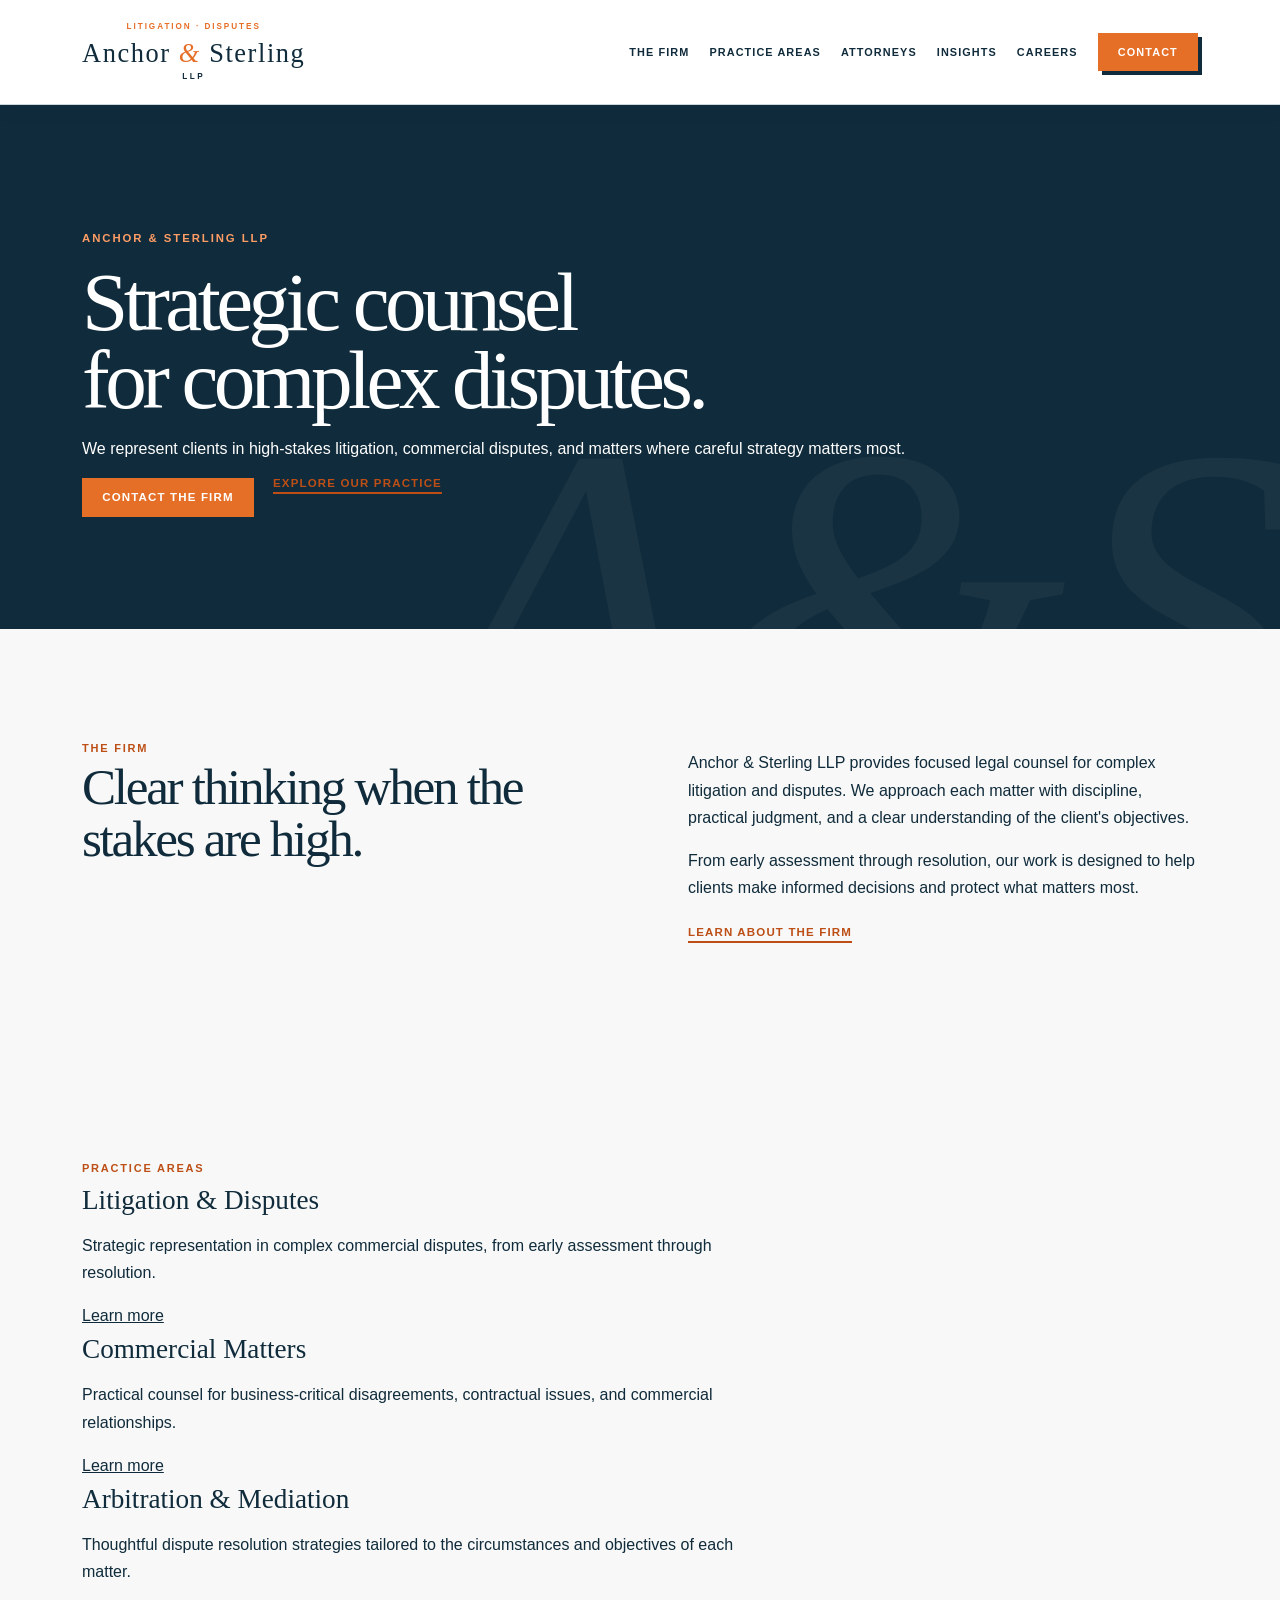
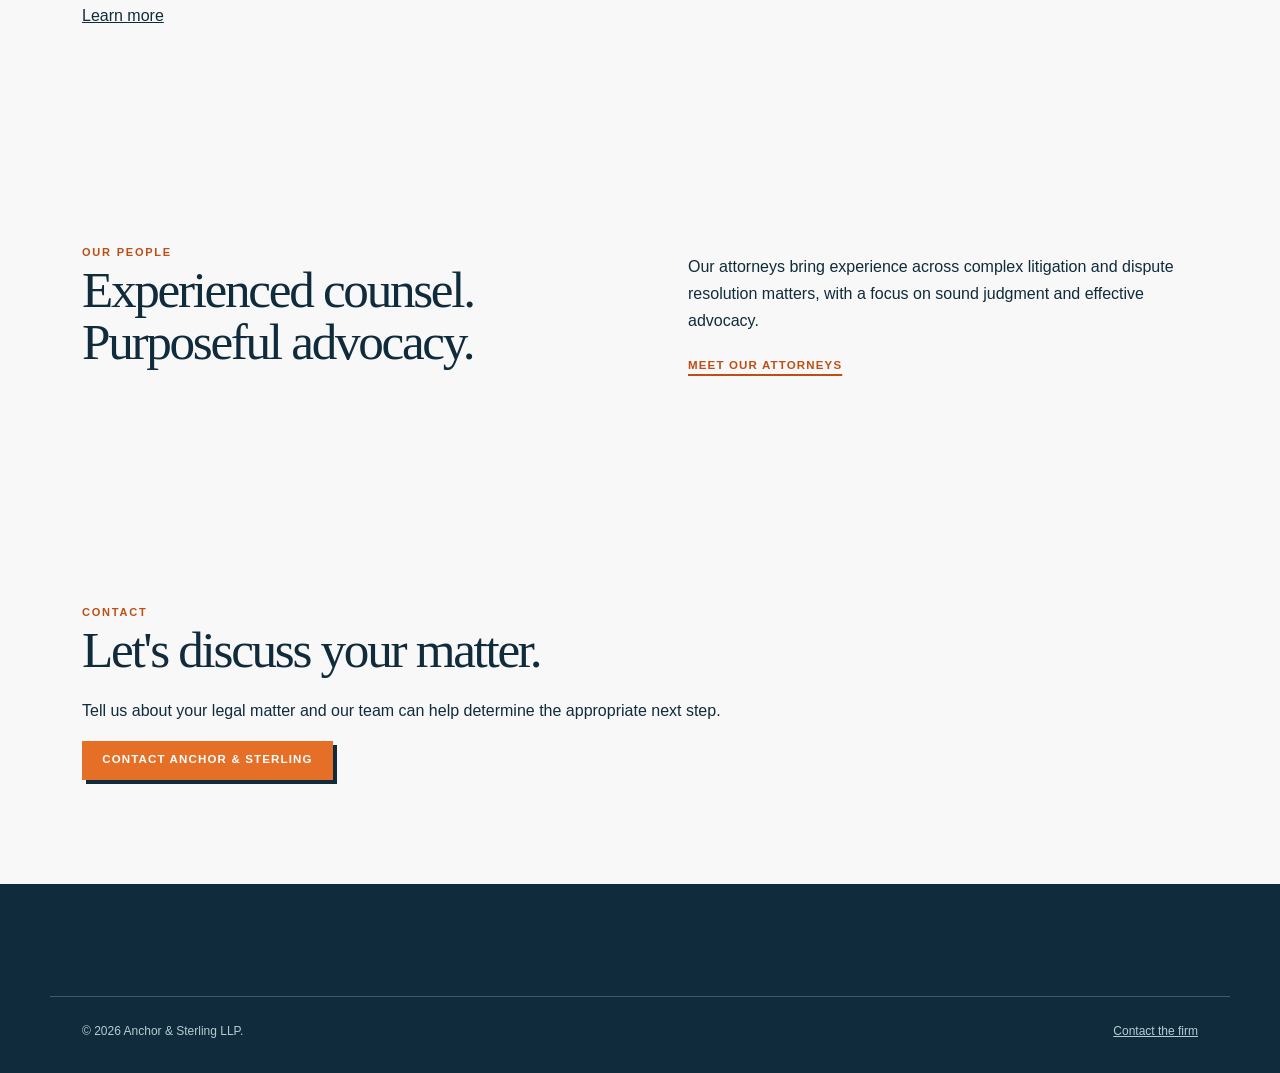
<file: index.html>
<!doctype html>
<html lang="en">
  <head>
    <meta charset="UTF-8">
    <meta
      name="viewport"
      content="width=device-width,initial-scale=1"
    >

    <meta
      name="description"
      content="Anchor & Sterling LLP — strategic counsel for complex litigation and disputes."
    >

    <meta
      name="theme-color"
      content="#102b3b"
    >

    <title>
      Anchor &amp; Sterling LLP | Litigation &amp; Disputes
    </title>
    
    <link rel="icon" type="image/jpeg" href="/assets/favicon.png">
    <link
      rel="stylesheet"
      href="assets/style.css"
    >
  </head>

  <body>

    <a
      class="skip-link"
      href="#main-content"
    >
      Skip to main content
    </a>

    <header
      class="site-header"
      data-header
    >
      <div class="nav-shell">

        <a
          class="wordmark"
          href="./"
          aria-label="Anchor and Sterling LLP, home"
        >
          Anchor
          <span>
            &amp;
          </span>
          Sterling
          <em>
            LLP
          </em>
        </a>

        <button
          class="menu-button"
          type="button"
          aria-expanded="false"
          aria-controls="primary-menu"
          data-menu-button
        >
          <span class="sr-only">
            Open navigation
          </span>

          <span aria-hidden="true">
            Menu
          </span>
        </button>

        <nav
          id="primary-menu"
          class="primary-nav"
          data-menu
          aria-label="Primary navigation"
        >

          <a href="firm/">
            The Firm
          </a>

          <a href="litigation-disputes/">
            Practice Areas
          </a>

          <a href="attorneys/">
            Attorneys
          </a>

          <a href="insights/">
            Insights
          </a>

          <a href="careers/">
            Careers
          </a>

          <a
            class="nav-contact"
            href="contact/"
          >
            Contact
          </a>

        </nav>

      </div>
    </header>


    <main id="main-content" tabindex="-1">

      <section class="hero">

        <div class="container">

          <p class="eyebrow">
            Anchor &amp; Sterling LLP
          </p>

          <h1>
            Strategic counsel
            <br>
            for complex disputes.
          </h1>

          <p class="hero-copy">
            We represent clients in high-stakes litigation,
            commercial disputes, and matters where careful
            strategy matters most.
          </p>

          <div class="hero-actions">

            <a
              class="button"
              href="contact/"
            >
              Contact the firm
            </a>

            <a
              class="text-link"
              href="litigation-disputes/"
            >
              Explore our practice
            </a>

          </div>

        </div>

      </section>


      <section class="section">

        <div class="container split">

          <div>

            <span class="label">
              The firm
            </span>

            <h2>
              Clear thinking when the stakes are high.
            </h2>

          </div>

          <div>

            <p>
              Anchor &amp; Sterling LLP provides focused
              legal counsel for complex litigation and
              disputes. We approach each matter with
              discipline, practical judgment, and a clear
              understanding of the client's objectives.
            </p>

            <p>
              From early assessment through resolution,
              our work is designed to help clients make
              informed decisions and protect what matters
              most.
            </p>

            <a
              class="text-link"
              href="firm/"
            >
              Learn about the firm
            </a>

          </div>

        </div>

      </section>


      <section class="section section-muted">

        <div class="container">

          <span class="label">
            Practice areas
          </span>

          <div class="practice-grid">

            <article class="practice-card">

              <h3>
                Litigation &amp; Disputes
              </h3>

              <p>
                Strategic representation in complex
                commercial disputes, from early assessment
                through resolution.
              </p>

              <a href="litigation-disputes/">
                Learn more
              </a>

            </article>


            <article class="practice-card">

              <h3>
                Commercial Matters
              </h3>

              <p>
                Practical counsel for business-critical
                disagreements, contractual issues, and
                commercial relationships.
              </p>

              <a href="litigation-disputes/">
                Learn more
              </a>

            </article>


            <article class="practice-card">

              <h3>
                Arbitration &amp; Mediation
              </h3>

              <p>
                Thoughtful dispute resolution strategies
                tailored to the circumstances and objectives
                of each matter.
              </p>

              <a href="litigation-disputes/">
                Learn more
              </a>

            </article>

          </div>

        </div>

      </section>


      <section class="section">

        <div class="container split">

          <div>

            <span class="label">
              Our people
            </span>

            <h2>
              Experienced counsel.
              <br>
              Purposeful advocacy.
            </h2>

          </div>

          <div>

            <p>
              Our attorneys bring experience across complex
              litigation and dispute resolution matters,
              with a focus on sound judgment and effective
              advocacy.
            </p>

            <a
              class="text-link"
              href="attorneys/"
            >
              Meet our attorneys
            </a>

          </div>

        </div>

      </section>


      <section class="section section-cta">

        <div class="container">

          <span class="label">
            Contact
          </span>

          <h2>
            Let's discuss your matter.
          </h2>

          <p>
            Tell us about your legal matter and our team
            can help determine the appropriate next step.
          </p>

          <a
            class="button"
            href="contact/"
          >
            Contact Anchor &amp; Sterling
          </a>

        </div>

      </section>

    </main>


    <footer class="site-footer">

      <div class="container footer-bottom">

        <span>
          © 2026 Anchor &amp; Sterling LLP.
        </span>

        <a href="contact/">
          Contact the firm
        </a>

      </div>

    </footer>


    <script src="assets/script.js"></script>

  </body>
</html>
</file>
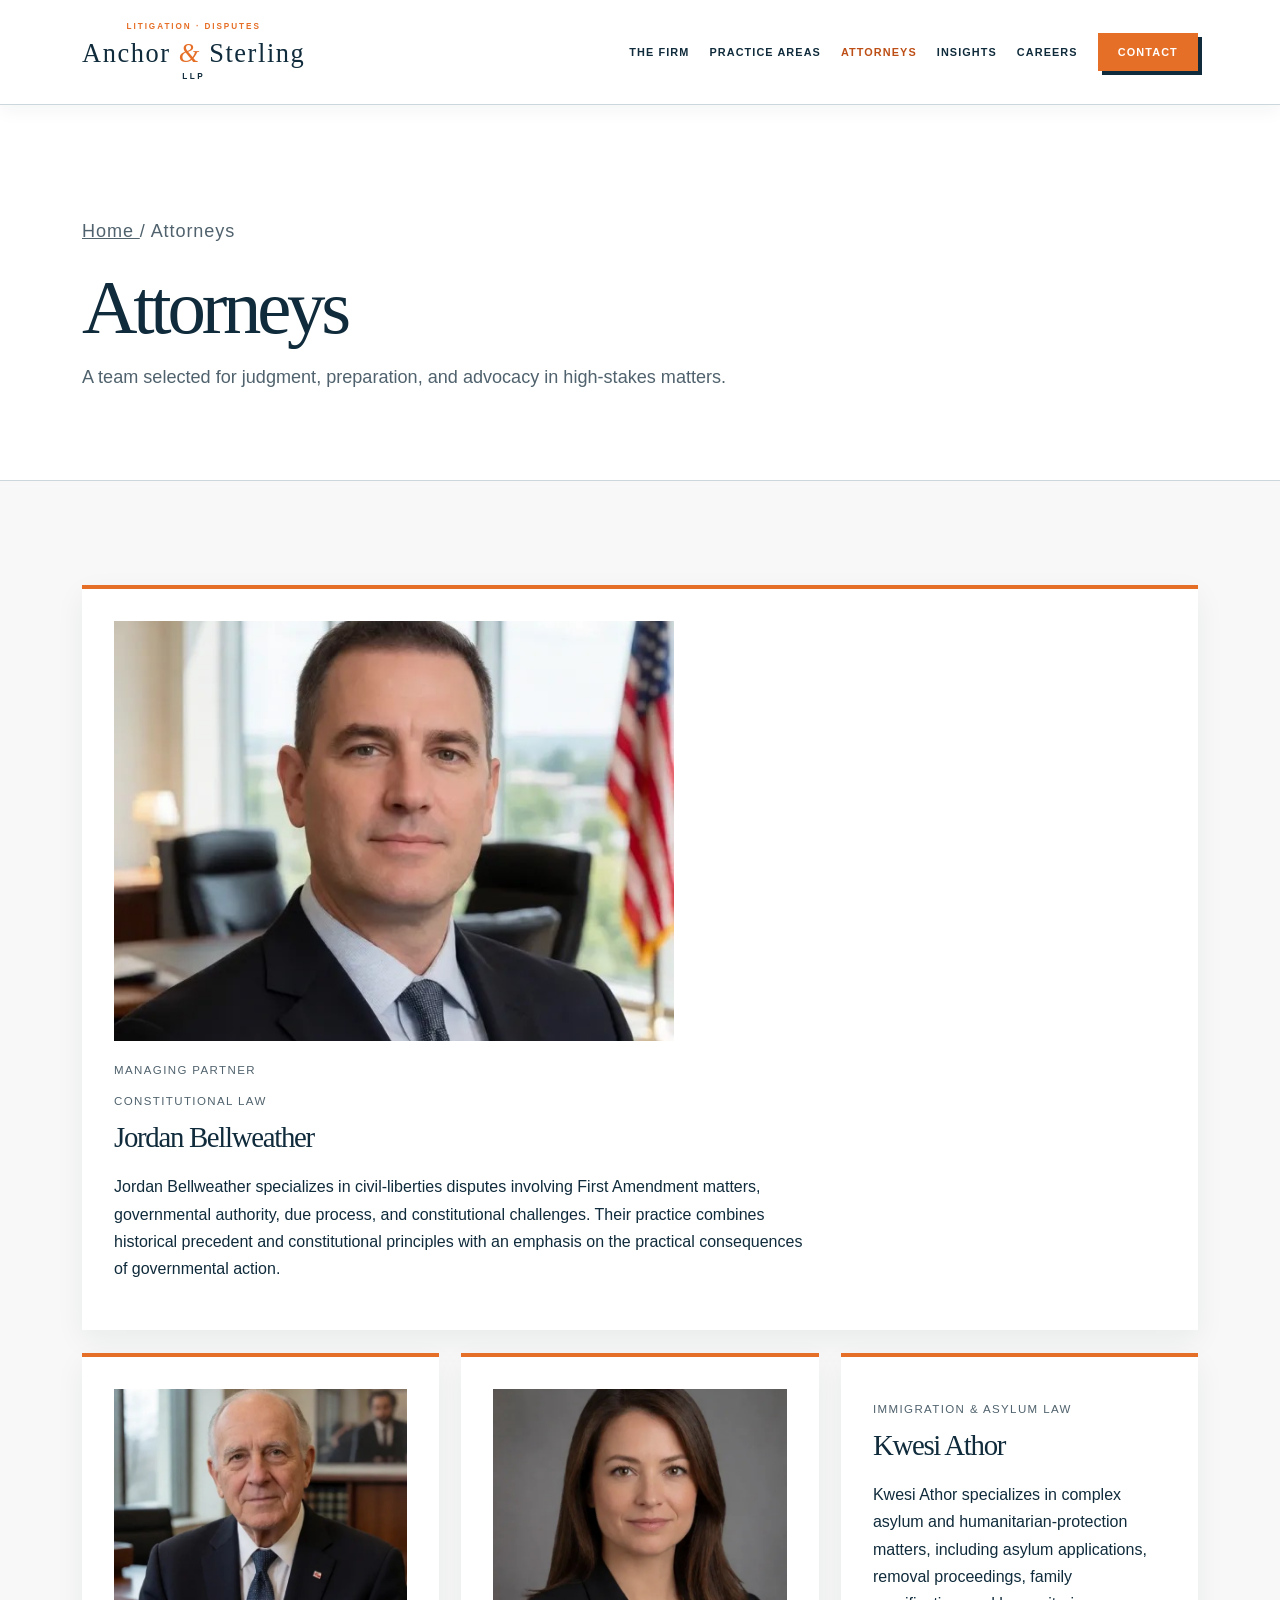
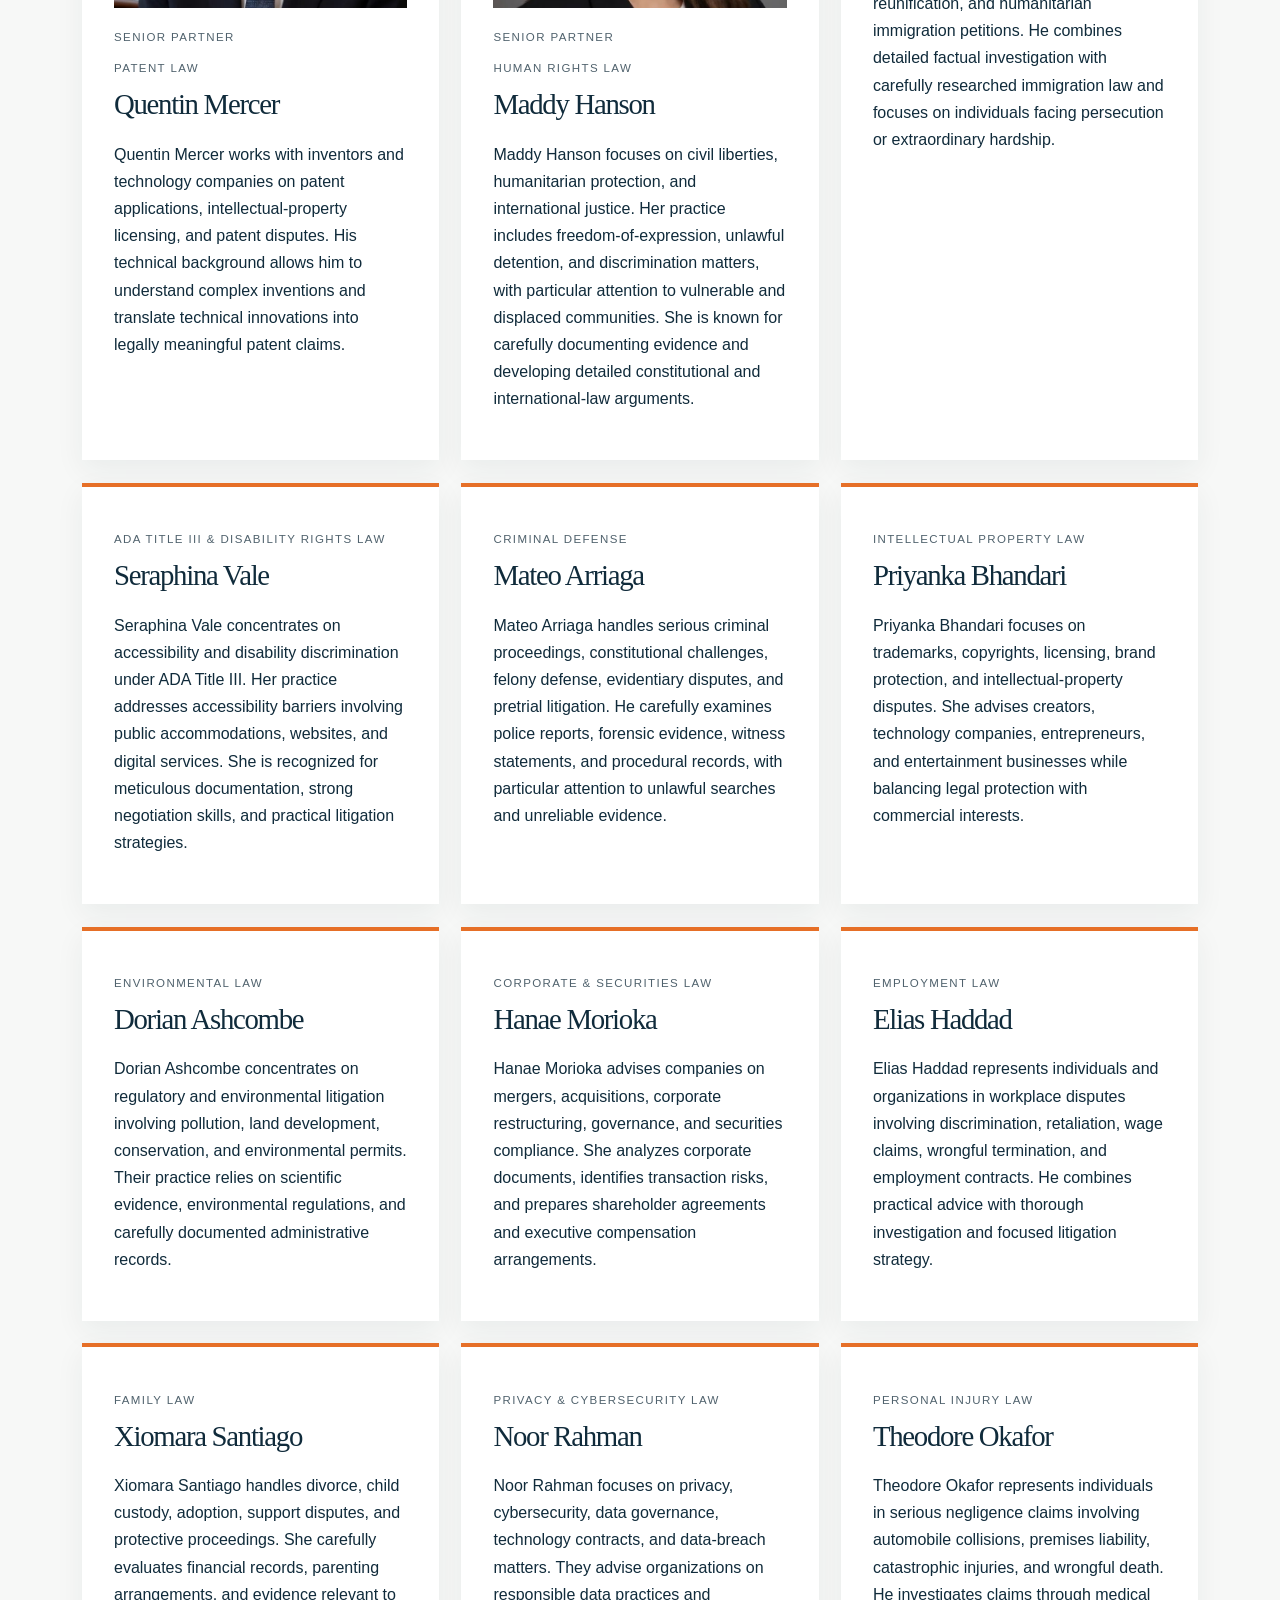
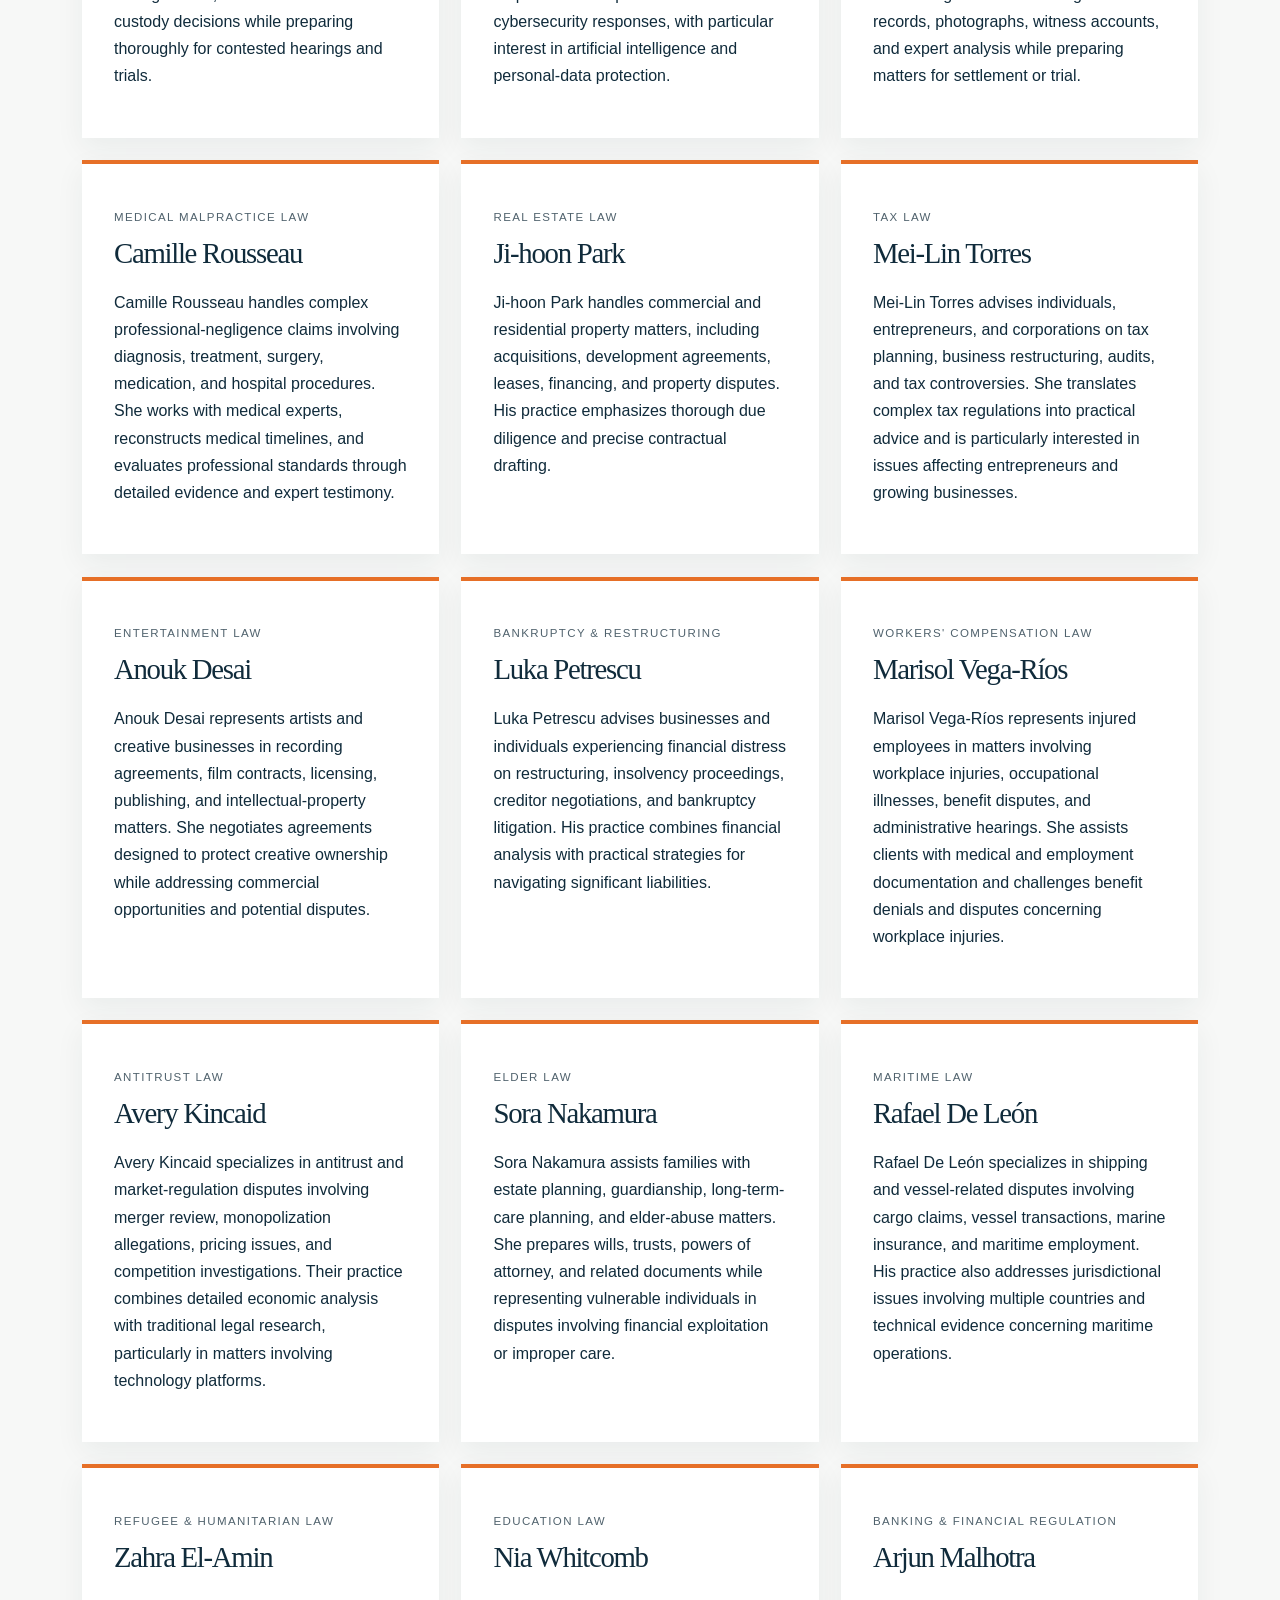
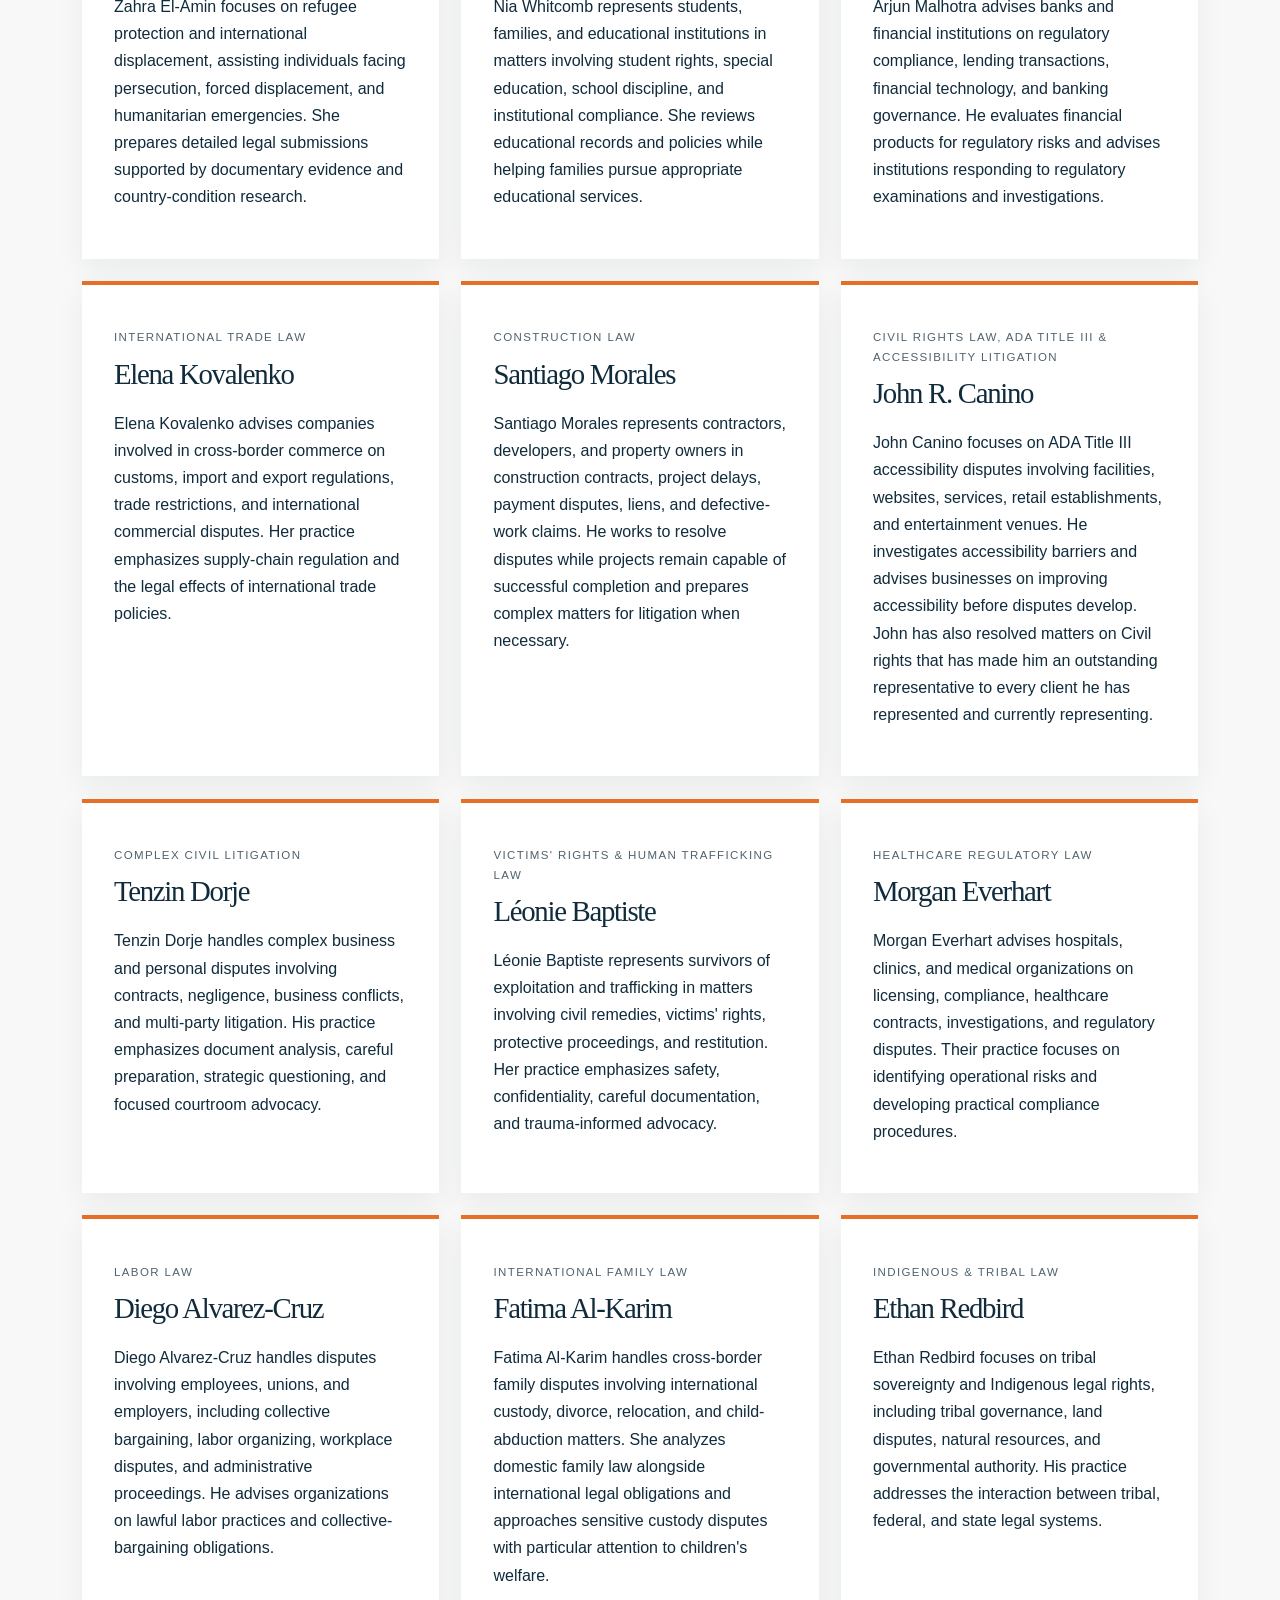
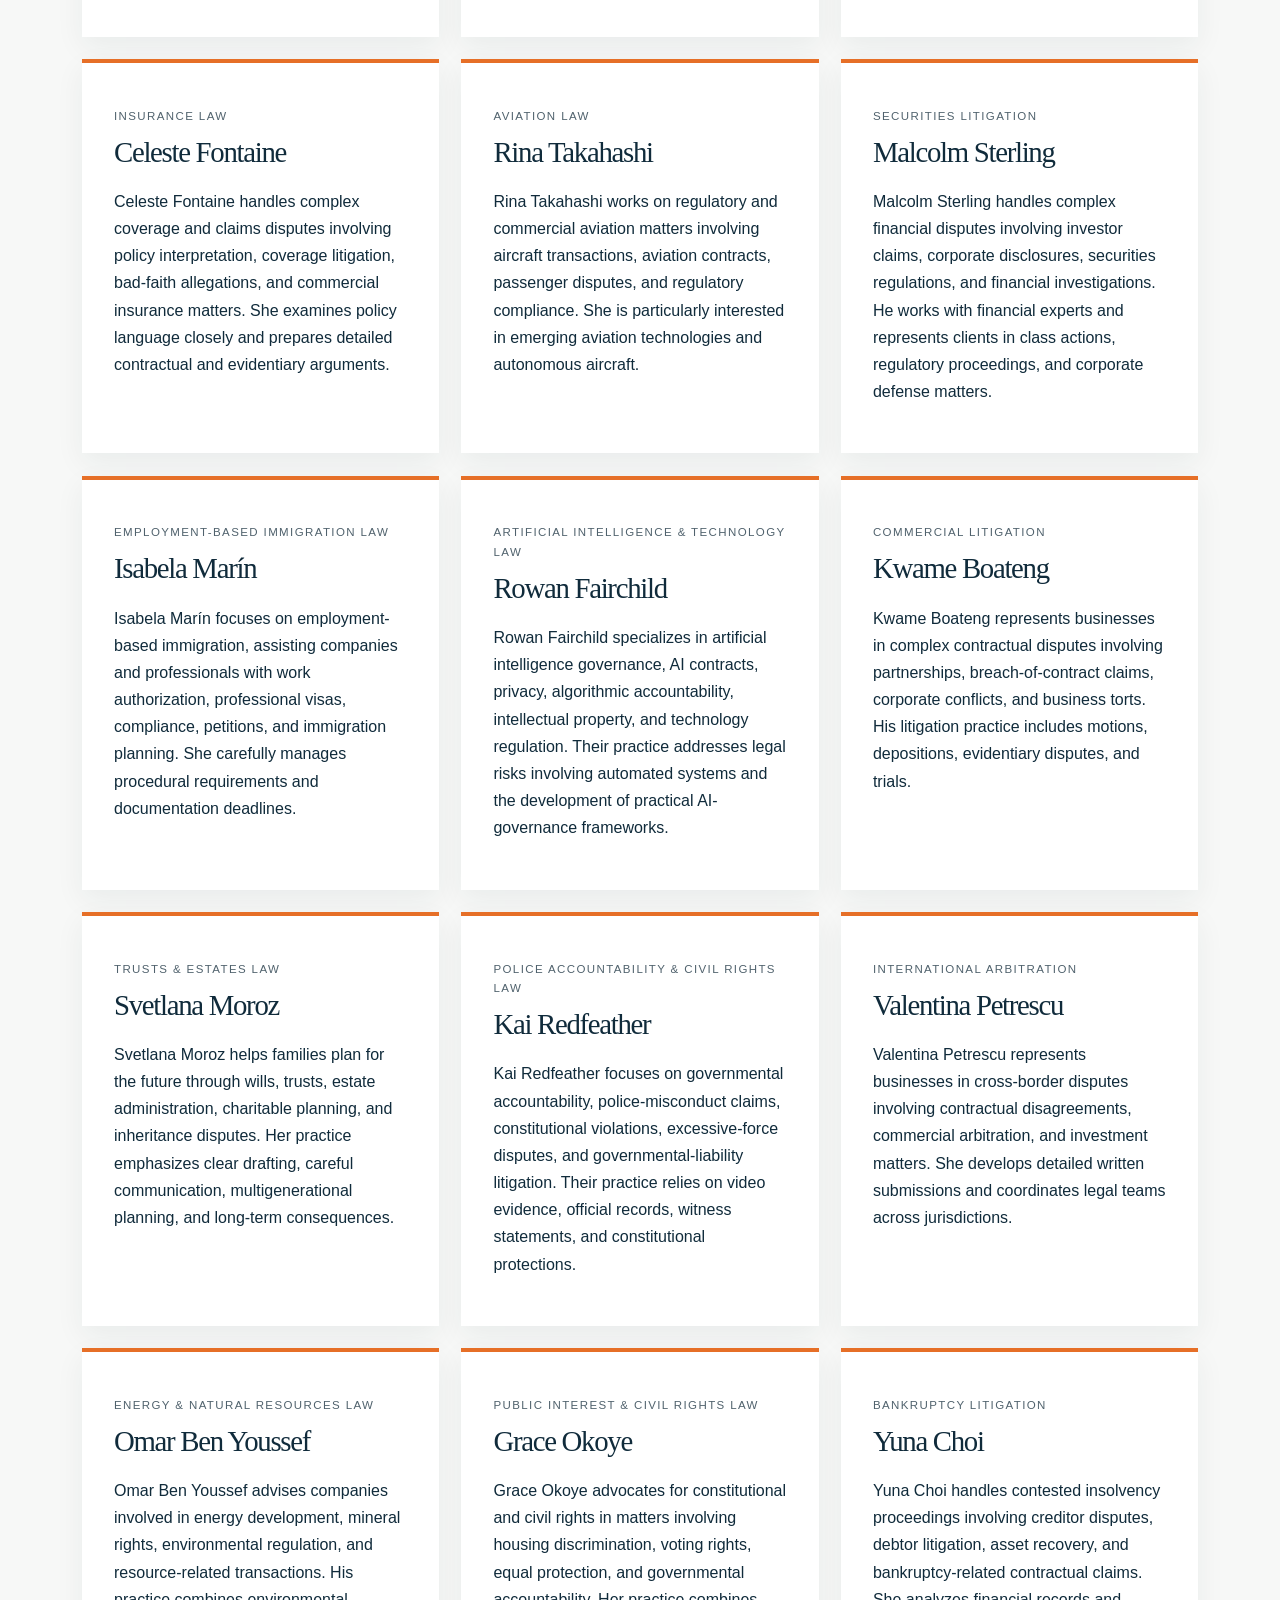
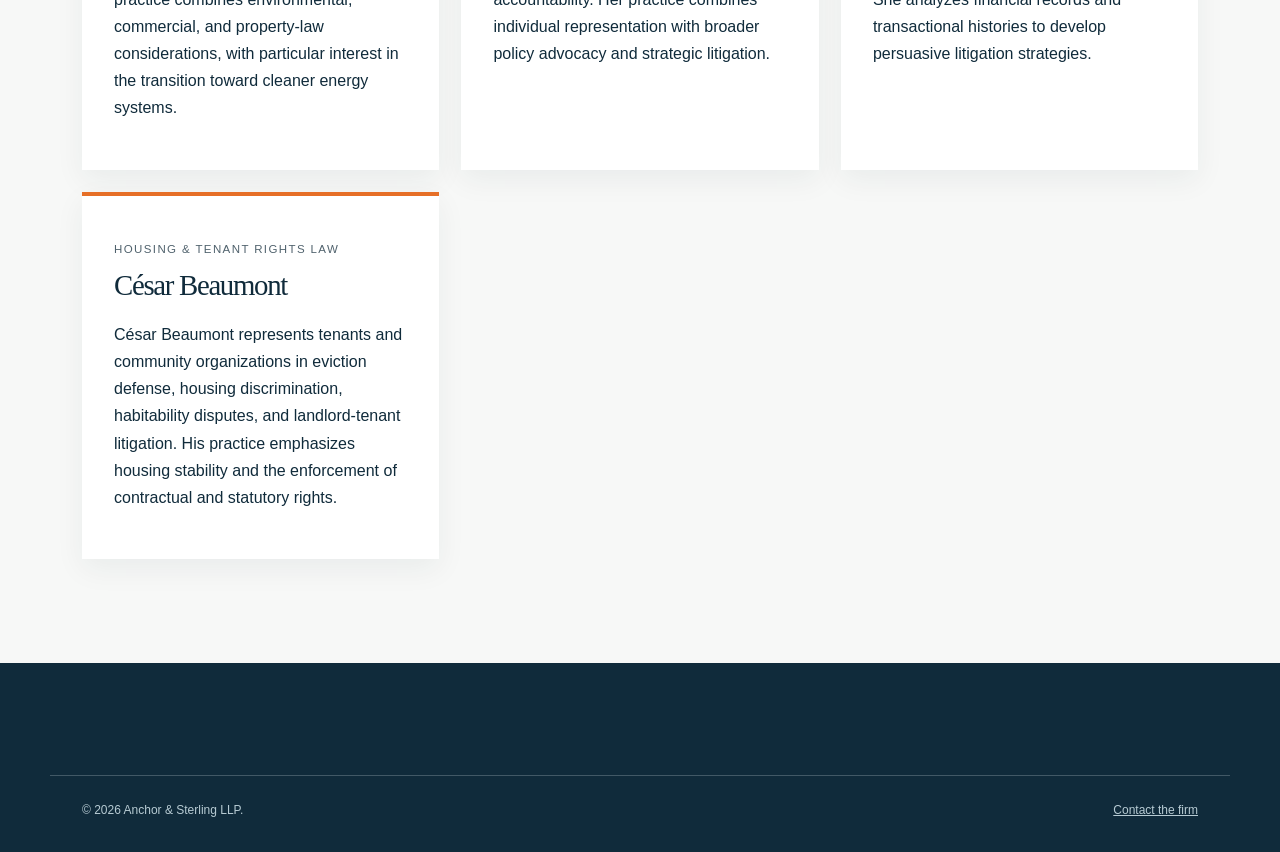
<file: attorneys/index.html>
<!doctype html>
<html lang="en">
  <head>
    <meta charset="UTF-8">
    <meta name="viewport" content="width=device-width,initial-scale=1">
    <meta name="description" content="Attorneys at Anchor & Sterling LLP.">
    <link rel="stylesheet" href="../assets/style.css">
    <title>
      Attorneys | Anchor & Sterling LLP
    </title>
    <link rel="icon" type="image/jpeg" href="/assets/favicon.png">
  
    <style>
      /* Attorney profile photographs */
      .attorney-photo-wrap {
        width: 100%;
        margin: 0 0 1.25rem;
        overflow: hidden;
        background: #f5f5f5;
      }

      .attorney-photo {
        display: block;
        width: 100%;
        aspect-ratio: 4 / 3;
        object-fit: cover;
        object-position: center;
      }

      /* Give the Managing Partner a prominent full-width profile. */
      .people-grid .person:first-child {
        grid-column: 1 / -1;
      }

      @media (min-width: 800px) {
        .people-grid .person:first-child .attorney-photo-wrap {
          max-width: 560px;
        }
      }
    </style>

  </head>

  <body>
    <a class="skip-link" href="#main-content">
      Skip to main content
    </a>

    <header class="site-header">
      <div class="nav-shell">
        <a class="wordmark" href="../">
          Anchor
          <span>
            &amp;
          </span>
          Sterling
          <em>
            LLP
          </em>
        </a>

        <button
          class="menu-button"
          type="button"
          aria-expanded="false"
          aria-controls="primary-menu"
          data-menu-button
        >
          Menu
        </button>

        <nav
          id="primary-menu"
          class="primary-nav"
          data-menu
          aria-label="Primary navigation"
        >
          <a href="../firm/">
            The Firm
          </a>

          <a href="../litigation-disputes/">
            Practice Areas
          </a>

          <a aria-current="page" href="../attorneys/">
            Attorneys
          </a>

          <a href="../insights/">
            Insights
          </a>

          <a href="../careers/">
            Careers
          </a>

          <a class="nav-contact" href="../contact/">
            Contact
          </a>
        </nav>
      </div>
    </header>

    <main id="main-content">
      <section class="page-intro">
        <div class="container">
          <p class="breadcrumbs">
            <a href="../">
              Home
            </a>
            / Attorneys
          </p>

          <h1>
            Attorneys
          </h1>

          <p>
            A team selected for judgment, preparation, and advocacy in high-stakes matters.
          </p>
        </div>
      </section>

      <section class="section">
        <div class="container">
          <div class="people-grid">
            <!-- Managing Partner and Senior Partners -->
<article class="person">
              <div class="attorney-photo-wrap">
                <img class="attorney-photo" src="../assets/attorneys/jordan-bellweather.jpg" alt="Jordan Bellweather" loading="lazy">
              </div>

              <p class="role">
                Managing Partner
              </p>
              <p class="role">
                Constitutional Law
              </p>
              <h2>
                Jordan Bellweather
              </h2>
              <p>
                Jordan Bellweather specializes in civil-liberties disputes involving First Amendment matters, governmental authority, due process, and constitutional challenges. Their practice combines historical precedent and constitutional principles with an emphasis on the practical consequences of governmental action.
              </p>
            </article>
<article class="person">
              <div class="attorney-photo-wrap">
                <img class="attorney-photo" src="../assets/attorneys/quentin-mercer.jpg" alt="Quentin Mercer" loading="lazy">
              </div>

              <p class="role">
                Senior Partner
              </p>
              <p class="role">
                Patent Law
              </p>
              <h2>
                Quentin Mercer
              </h2>
              <p>
                Quentin Mercer works with inventors and technology companies on patent applications, intellectual-property licensing, and patent disputes. His technical background allows him to understand complex inventions and translate technical innovations into legally meaningful patent claims.
              </p>
            </article>
<article class="person">
              <div class="attorney-photo-wrap">
                <img class="attorney-photo" src="../assets/attorneys/maddy-hanson.jpg" alt="Maddy Hanson" loading="lazy">
              </div>

              <p class="role">
                Senior Partner
              </p>
              <p class="role">
                Human Rights Law
              </p>
              <h2>
                Maddy Hanson
              </h2>
              <p>
                Maddy Hanson focuses on civil liberties, humanitarian protection, and international justice. Her practice includes freedom-of-expression, unlawful detention, and discrimination matters, with particular attention to vulnerable and displaced communities. She is known for carefully documenting evidence and developing detailed constitutional and international-law arguments.
              </p>
            </article>
<article class="person">
              <p class="role">
                Immigration &amp; Asylum Law
              </p>
              <h2>
                Kwesi Athor
              </h2>
              <p>
                Kwesi Athor specializes in complex asylum and humanitarian-protection matters, including asylum applications, removal proceedings, family reunification, and humanitarian immigration petitions. He combines detailed factual investigation with carefully researched immigration law and focuses on individuals facing persecution or extraordinary hardship.
              </p>
            </article>
<article class="person">
              <p class="role">
                ADA Title III &amp; Disability Rights Law
              </p>
              <h2>
                Seraphina Vale
              </h2>
              <p>
                Seraphina Vale concentrates on accessibility and disability discrimination under ADA Title III. Her practice addresses accessibility barriers involving public accommodations, websites, and digital services. She is recognized for meticulous documentation, strong negotiation skills, and practical litigation strategies.
              </p>
            </article>
<article class="person">
              <p class="role">
                Criminal Defense
              </p>
              <h2>
                Mateo Arriaga
              </h2>
              <p>
                Mateo Arriaga handles serious criminal proceedings, constitutional challenges, felony defense, evidentiary disputes, and pretrial litigation. He carefully examines police reports, forensic evidence, witness statements, and procedural records, with particular attention to unlawful searches and unreliable evidence.
              </p>
            </article>
<article class="person">
              <p class="role">
                Intellectual Property Law
              </p>
              <h2>
                Priyanka Bhandari
              </h2>
              <p>
                Priyanka Bhandari focuses on trademarks, copyrights, licensing, brand protection, and intellectual-property disputes. She advises creators, technology companies, entrepreneurs, and entertainment businesses while balancing legal protection with commercial interests.
              </p>
            </article>
<article class="person">
              <p class="role">
                Environmental Law
              </p>
              <h2>
                Dorian Ashcombe
              </h2>
              <p>
                Dorian Ashcombe concentrates on regulatory and environmental litigation involving pollution, land development, conservation, and environmental permits. Their practice relies on scientific evidence, environmental regulations, and carefully documented administrative records.
              </p>
            </article>
<article class="person">
              <p class="role">
                Corporate &amp; Securities Law
              </p>
              <h2>
                Hanae Morioka
              </h2>
              <p>
                Hanae Morioka advises companies on mergers, acquisitions, corporate restructuring, governance, and securities compliance. She analyzes corporate documents, identifies transaction risks, and prepares shareholder agreements and executive compensation arrangements.
              </p>
            </article>
<article class="person">
              <p class="role">
                Employment Law
              </p>
              <h2>
                Elias Haddad
              </h2>
              <p>
                Elias Haddad represents individuals and organizations in workplace disputes involving discrimination, retaliation, wage claims, wrongful termination, and employment contracts. He combines practical advice with thorough investigation and focused litigation strategy.
              </p>
            </article>
<article class="person">
              <p class="role">
                Family Law
              </p>
              <h2>
                Xiomara Santiago
              </h2>
              <p>
                Xiomara Santiago handles divorce, child custody, adoption, support disputes, and protective proceedings. She carefully evaluates financial records, parenting arrangements, and evidence relevant to custody decisions while preparing thoroughly for contested hearings and trials.
              </p>
            </article>
<article class="person">
              <p class="role">
                Privacy &amp; Cybersecurity Law
              </p>
              <h2>
                Noor Rahman
              </h2>
              <p>
                Noor Rahman focuses on privacy, cybersecurity, data governance, technology contracts, and data-breach matters. They advise organizations on responsible data practices and cybersecurity responses, with particular interest in artificial intelligence and personal-data protection.
              </p>
            </article>
<article class="person">
              <p class="role">
                Personal Injury Law
              </p>
              <h2>
                Theodore Okafor
              </h2>
              <p>
                Theodore Okafor represents individuals in serious negligence claims involving automobile collisions, premises liability, catastrophic injuries, and wrongful death. He investigates claims through medical records, photographs, witness accounts, and expert analysis while preparing matters for settlement or trial.
              </p>
            </article>
<article class="person">
              <p class="role">
                Medical Malpractice Law
              </p>
              <h2>
                Camille Rousseau
              </h2>
              <p>
                Camille Rousseau handles complex professional-negligence claims involving diagnosis, treatment, surgery, medication, and hospital procedures. She works with medical experts, reconstructs medical timelines, and evaluates professional standards through detailed evidence and expert testimony.
              </p>
            </article>
<article class="person">
              <p class="role">
                Real Estate Law
              </p>
              <h2>
                Ji-hoon Park
              </h2>
              <p>
                Ji-hoon Park handles commercial and residential property matters, including acquisitions, development agreements, leases, financing, and property disputes. His practice emphasizes thorough due diligence and precise contractual drafting.
              </p>
            </article>
<article class="person">
              <p class="role">
                Tax Law
              </p>
              <h2>
                Mei-Lin Torres
              </h2>
              <p>
                Mei-Lin Torres advises individuals, entrepreneurs, and corporations on tax planning, business restructuring, audits, and tax controversies. She translates complex tax regulations into practical advice and is particularly interested in issues affecting entrepreneurs and growing businesses.
              </p>
            </article>
<article class="person">
              <p class="role">
                Entertainment Law
              </p>
              <h2>
                Anouk Desai
              </h2>
              <p>
                Anouk Desai represents artists and creative businesses in recording agreements, film contracts, licensing, publishing, and intellectual-property matters. She negotiates agreements designed to protect creative ownership while addressing commercial opportunities and potential disputes.
              </p>
            </article>
<article class="person">
              <p class="role">
                Bankruptcy &amp; Restructuring
              </p>
              <h2>
                Luka Petrescu
              </h2>
              <p>
                Luka Petrescu advises businesses and individuals experiencing financial distress on restructuring, insolvency proceedings, creditor negotiations, and bankruptcy litigation. His practice combines financial analysis with practical strategies for navigating significant liabilities.
              </p>
            </article>
<article class="person">
              <p class="role">
                Workers' Compensation Law
              </p>
              <h2>
                Marisol Vega-Ríos
              </h2>
              <p>
                Marisol Vega-Ríos represents injured employees in matters involving workplace injuries, occupational illnesses, benefit disputes, and administrative hearings. She assists clients with medical and employment documentation and challenges benefit denials and disputes concerning workplace injuries.
              </p>
            </article>
<article class="person">
              <p class="role">
                Antitrust Law
              </p>
              <h2>
                Avery Kincaid
              </h2>
              <p>
                Avery Kincaid specializes in antitrust and market-regulation disputes involving merger review, monopolization allegations, pricing issues, and competition investigations. Their practice combines detailed economic analysis with traditional legal research, particularly in matters involving technology platforms.
              </p>
            </article>
<article class="person">
              <p class="role">
                Elder Law
              </p>
              <h2>
                Sora Nakamura
              </h2>
              <p>
                Sora Nakamura assists families with estate planning, guardianship, long-term-care planning, and elder-abuse matters. She prepares wills, trusts, powers of attorney, and related documents while representing vulnerable individuals in disputes involving financial exploitation or improper care.
              </p>
            </article>
<article class="person">
              <p class="role">
                Maritime Law
              </p>
              <h2>
                Rafael De León
              </h2>
              <p>
                Rafael De León specializes in shipping and vessel-related disputes involving cargo claims, vessel transactions, marine insurance, and maritime employment. His practice also addresses jurisdictional issues involving multiple countries and technical evidence concerning maritime operations.
              </p>
            </article>
<article class="person">
              <p class="role">
                Refugee &amp; Humanitarian Law
              </p>
              <h2>
                Zahra El-Amin
              </h2>
              <p>
                Zahra El-Amin focuses on refugee protection and international displacement, assisting individuals facing persecution, forced displacement, and humanitarian emergencies. She prepares detailed legal submissions supported by documentary evidence and country-condition research.
              </p>
            </article>
<article class="person">
              <p class="role">
                Education Law
              </p>
              <h2>
                Nia Whitcomb
              </h2>
              <p>
                Nia Whitcomb represents students, families, and educational institutions in matters involving student rights, special education, school discipline, and institutional compliance. She reviews educational records and policies while helping families pursue appropriate educational services.
              </p>
            </article>
<article class="person">
              <p class="role">
                Banking &amp; Financial Regulation
              </p>
              <h2>
                Arjun Malhotra
              </h2>
              <p>
                Arjun Malhotra advises banks and financial institutions on regulatory compliance, lending transactions, financial technology, and banking governance. He evaluates financial products for regulatory risks and advises institutions responding to regulatory examinations and investigations.
              </p>
            </article>
<article class="person">
              <p class="role">
                International Trade Law
              </p>
              <h2>
                Elena Kovalenko
              </h2>
              <p>
                Elena Kovalenko advises companies involved in cross-border commerce on customs, import and export regulations, trade restrictions, and international commercial disputes. Her practice emphasizes supply-chain regulation and the legal effects of international trade policies.
              </p>
            </article>
<article class="person">
              <p class="role">
                Construction Law
              </p>
              <h2>
                Santiago Morales
              </h2>
              <p>
                Santiago Morales represents contractors, developers, and property owners in construction contracts, project delays, payment disputes, liens, and defective-work claims. He works to resolve disputes while projects remain capable of successful completion and prepares complex matters for litigation when necessary.
              </p>
            </article>
<article class="person">
              <p class="role">
                CIVIL RIGHTS LAW, ADA Title III &amp; Accessibility Litigation
              </p>
              <h2>
                John R. Canino
              </h2>
              <p>
                John Canino focuses on ADA Title III accessibility disputes involving facilities, websites, services, retail establishments, and entertainment venues. He investigates accessibility barriers and advises businesses on improving accessibility before disputes develop. John has also resolved matters on Civil rights that has made him an outstanding representative to every client he has represented and currently representing.
              </p>
            </article>
<article class="person">
              <p class="role">
                Complex Civil Litigation
              </p>
              <h2>
                Tenzin Dorje
              </h2>
              <p>
                Tenzin Dorje handles complex business and personal disputes involving contracts, negligence, business conflicts, and multi-party litigation. His practice emphasizes document analysis, careful preparation, strategic questioning, and focused courtroom advocacy.
              </p>
            </article>
<article class="person">
              <p class="role">
                Victims' Rights &amp; Human Trafficking Law
              </p>
              <h2>
                Léonie Baptiste
              </h2>
              <p>
                Léonie Baptiste represents survivors of exploitation and trafficking in matters involving civil remedies, victims' rights, protective proceedings, and restitution. Her practice emphasizes safety, confidentiality, careful documentation, and trauma-informed advocacy.
              </p>
            </article>
<article class="person">
              <p class="role">
                Healthcare Regulatory Law
              </p>
              <h2>
                Morgan Everhart
              </h2>
              <p>
                Morgan Everhart advises hospitals, clinics, and medical organizations on licensing, compliance, healthcare contracts, investigations, and regulatory disputes. Their practice focuses on identifying operational risks and developing practical compliance procedures.
              </p>
            </article>
<article class="person">
              <p class="role">
                Labor Law
              </p>
              <h2>
                Diego Alvarez-Cruz
              </h2>
              <p>
                Diego Alvarez-Cruz handles disputes involving employees, unions, and employers, including collective bargaining, labor organizing, workplace disputes, and administrative proceedings. He advises organizations on lawful labor practices and collective-bargaining obligations.
              </p>
            </article>
<article class="person">
              <p class="role">
                International Family Law
              </p>
              <h2>
                Fatima Al-Karim
              </h2>
              <p>
                Fatima Al-Karim handles cross-border family disputes involving international custody, divorce, relocation, and child-abduction matters. She analyzes domestic family law alongside international legal obligations and approaches sensitive custody disputes with particular attention to children's welfare.
              </p>
            </article>
<article class="person">
              <p class="role">
                Indigenous &amp; Tribal Law
              </p>
              <h2>
                Ethan Redbird
              </h2>
              <p>
                Ethan Redbird focuses on tribal sovereignty and Indigenous legal rights, including tribal governance, land disputes, natural resources, and governmental authority. His practice addresses the interaction between tribal, federal, and state legal systems.
              </p>
            </article>
<article class="person">
              <p class="role">
                Insurance Law
              </p>
              <h2>
                Celeste Fontaine
              </h2>
              <p>
                Celeste Fontaine handles complex coverage and claims disputes involving policy interpretation, coverage litigation, bad-faith allegations, and commercial insurance matters. She examines policy language closely and prepares detailed contractual and evidentiary arguments.
              </p>
            </article>
<article class="person">
              <p class="role">
                Aviation Law
              </p>
              <h2>
                Rina Takahashi
              </h2>
              <p>
                Rina Takahashi works on regulatory and commercial aviation matters involving aircraft transactions, aviation contracts, passenger disputes, and regulatory compliance. She is particularly interested in emerging aviation technologies and autonomous aircraft.
              </p>
            </article>
<article class="person">
              <p class="role">
                Securities Litigation
              </p>
              <h2>
                Malcolm Sterling
              </h2>
              <p>
                Malcolm Sterling handles complex financial disputes involving investor claims, corporate disclosures, securities regulations, and financial investigations. He works with financial experts and represents clients in class actions, regulatory proceedings, and corporate defense matters.
              </p>
            </article>
<article class="person">
              <p class="role">
                Employment-Based Immigration Law
              </p>
              <h2>
                Isabela Marín
              </h2>
              <p>
                Isabela Marín focuses on employment-based immigration, assisting companies and professionals with work authorization, professional visas, compliance, petitions, and immigration planning. She carefully manages procedural requirements and documentation deadlines.
              </p>
            </article>
<article class="person">
              <p class="role">
                Artificial Intelligence &amp; Technology Law
              </p>
              <h2>
                Rowan Fairchild
              </h2>
              <p>
                Rowan Fairchild specializes in artificial intelligence governance, AI contracts, privacy, algorithmic accountability, intellectual property, and technology regulation. Their practice addresses legal risks involving automated systems and the development of practical AI-governance frameworks.
              </p>
            </article>
<article class="person">
              <p class="role">
                Commercial Litigation
              </p>
              <h2>
                Kwame Boateng
              </h2>
              <p>
                Kwame Boateng represents businesses in complex contractual disputes involving partnerships, breach-of-contract claims, corporate conflicts, and business torts. His litigation practice includes motions, depositions, evidentiary disputes, and trials.
              </p>
            </article>
<article class="person">
              <p class="role">
                Trusts &amp; Estates Law
              </p>
              <h2>
                Svetlana Moroz
              </h2>
              <p>
                Svetlana Moroz helps families plan for the future through wills, trusts, estate administration, charitable planning, and inheritance disputes. Her practice emphasizes clear drafting, careful communication, multigenerational planning, and long-term consequences.
              </p>
            </article>
<article class="person">
              <p class="role">
                Police Accountability &amp; Civil Rights Law
              </p>
              <h2>
                Kai Redfeather
              </h2>
              <p>
                Kai Redfeather focuses on governmental accountability, police-misconduct claims, constitutional violations, excessive-force disputes, and governmental-liability litigation. Their practice relies on video evidence, official records, witness statements, and constitutional protections.
              </p>
            </article>
<article class="person">
              <p class="role">
                International Arbitration
              </p>
              <h2>
                Valentina Petrescu
              </h2>
              <p>
                Valentina Petrescu represents businesses in cross-border disputes involving contractual disagreements, commercial arbitration, and investment matters. She develops detailed written submissions and coordinates legal teams across jurisdictions.
              </p>
            </article>
<article class="person">
              <p class="role">
                Energy &amp; Natural Resources Law
              </p>
              <h2>
                Omar Ben Youssef
              </h2>
              <p>
                Omar Ben Youssef advises companies involved in energy development, mineral rights, environmental regulation, and resource-related transactions. His practice combines environmental, commercial, and property-law considerations, with particular interest in the transition toward cleaner energy systems.
              </p>
            </article>
<article class="person">
              <p class="role">
                Public Interest &amp; Civil Rights Law
              </p>
              <h2>
                Grace Okoye
              </h2>
              <p>
                Grace Okoye advocates for constitutional and civil rights in matters involving housing discrimination, voting rights, equal protection, and governmental accountability. Her practice combines individual representation with broader policy advocacy and strategic litigation.
              </p>
            </article>
<article class="person">
              <p class="role">
                Bankruptcy Litigation
              </p>
              <h2>
                Yuna Choi
              </h2>
              <p>
                Yuna Choi handles contested insolvency proceedings involving creditor disputes, debtor litigation, asset recovery, and bankruptcy-related contractual claims. She analyzes financial records and transactional histories to develop persuasive litigation strategies.
              </p>
            </article>
<article class="person">
              <p class="role">
                Housing &amp; Tenant Rights Law
              </p>
              <h2>
                César Beaumont
              </h2>
              <p>
                César Beaumont represents tenants and community organizations in eviction defense, housing discrimination, habitability disputes, and landlord-tenant litigation. His practice emphasizes housing stability and the enforcement of contractual and statutory rights.
              </p>
            </article>
          </div>
        </div>
      </section>
    </main>

    <footer class="site-footer">
      <div class="container footer-bottom">
        <span>
          © 2026 Anchor &amp; Sterling LLP.
        </span>

        <a href="../contact/">
          Contact the firm
        </a>
      </div>
    </footer>

    <script src="../assets/script.js"></script>
  </body>
</html>
</file>
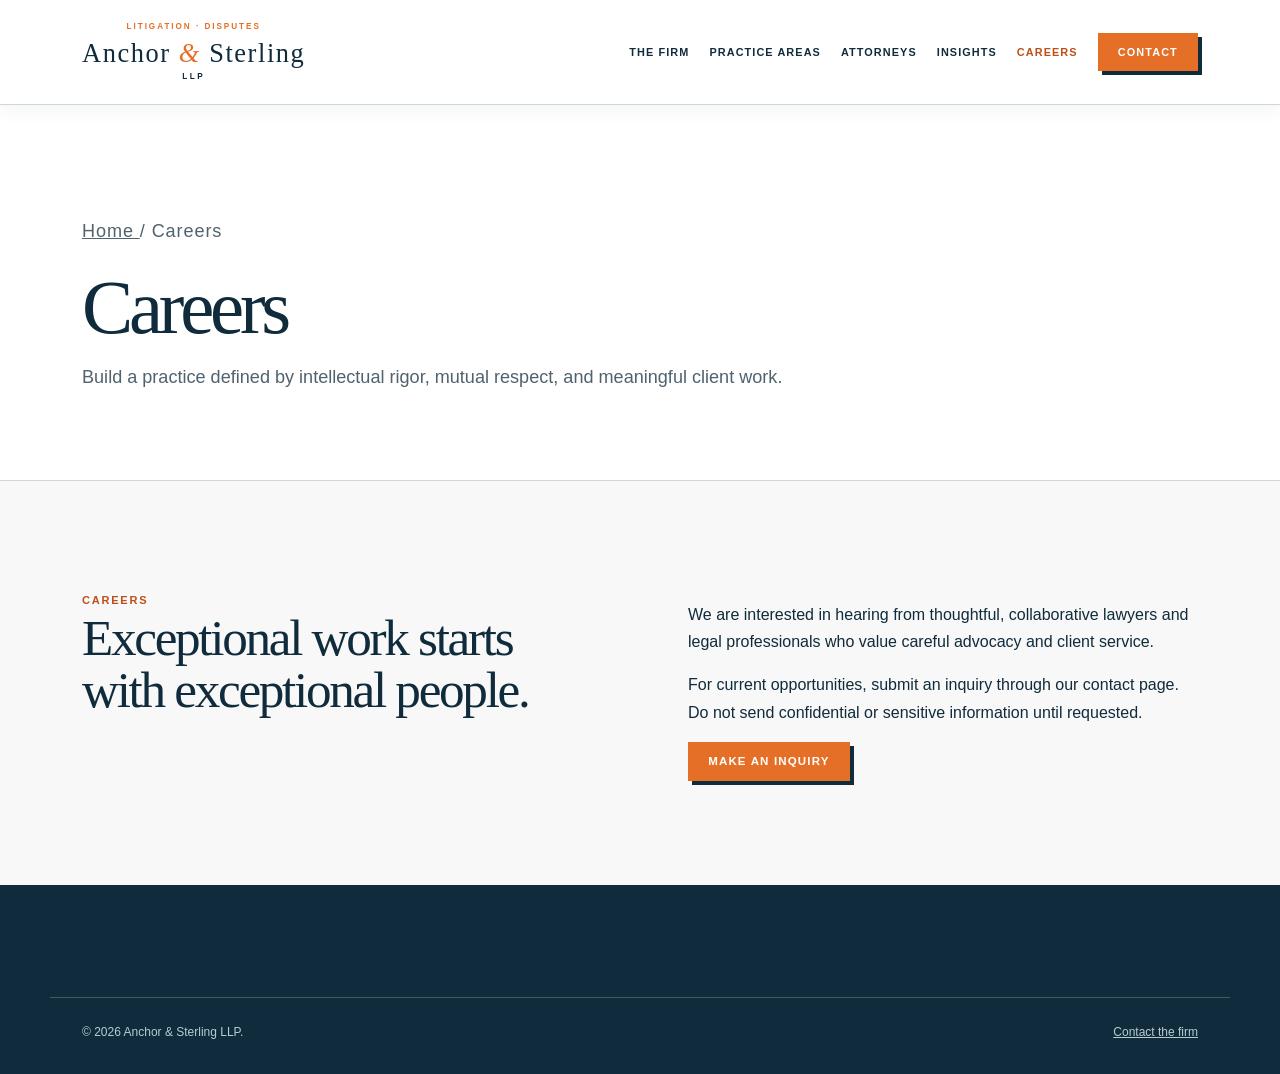
<file: careers/index.html>
<!doctype html>
<html lang="en">
  <head>
    <meta charset="UTF-8">
    <meta name="viewport" content="width=device-width,initial-scale=1">
    <link rel="stylesheet" href="../assets/style.css">
    <title>
      Careers | Anchor & Sterling LLP
    </title>
    <link rel="icon" type="image/jpeg" href="/assets/favicon.png">
  </head>

  <body>
    <a class="skip-link" href="#main-content">
      Skip to main content
    </a>

    <header class="site-header">
      <div class="nav-shell">
        <a class="wordmark" href="../">
          Anchor
          <span>
            &amp;
          </span>
          Sterling
          <em>
            LLP
          </em>
        </a>

        <button
          class="menu-button"
          type="button"
          aria-expanded="false"
          aria-controls="primary-menu"
          data-menu-button
        >
          Menu
        </button>

        <nav
          id="primary-menu"
          class="primary-nav"
          data-menu
          aria-label="Primary navigation"
        >
          <a href="../firm/">
            The Firm
          </a>

          <a href="../litigation-disputes/">
            Practice Areas
          </a>

          <a href="../attorneys/">
            Attorneys
          </a>

          <a href="../insights/">
            Insights
          </a>

          <a aria-current="page" href="../careers/">
            Careers
          </a>

          <a class="nav-contact" href="../contact/">
            Contact
          </a>
        </nav>
      </div>
    </header>

    <main id="main-content">
      <section class="page-intro">
        <div class="container">
          <p class="breadcrumbs">
            <a href="../">
              Home
            </a>
            / Careers
          </p>

          <h1>
            Careers
          </h1>

          <p>
            Build a practice defined by intellectual rigor, mutual respect, and meaningful client work.
          </p>
        </div>
      </section>

      <section class="section">
        <div class="container split">
          <div>
            <span class="label">
              Careers
            </span>

            <h2>
              Exceptional work starts with exceptional people.
            </h2>
          </div>

          <div>
            <p>
              We are interested in hearing from thoughtful, collaborative lawyers and legal professionals who value careful advocacy and client service.
            </p>

            <p>
              For current opportunities, submit an inquiry through our contact page. Do not send confidential or sensitive information until requested.
            </p>

            <a class="button" href="../contact/">
              Make an inquiry
            </a>
          </div>
        </div>
      </section>
    </main>

    <footer class="site-footer">
      <div class="container footer-bottom">
        <span>
          © 2026 Anchor &amp; Sterling LLP.
        </span>

        <a href="../contact/">
          Contact the firm
        </a>
      </div>
    </footer>

    <script src="../assets/script.js"></script>
  </body>
</html>
</file>
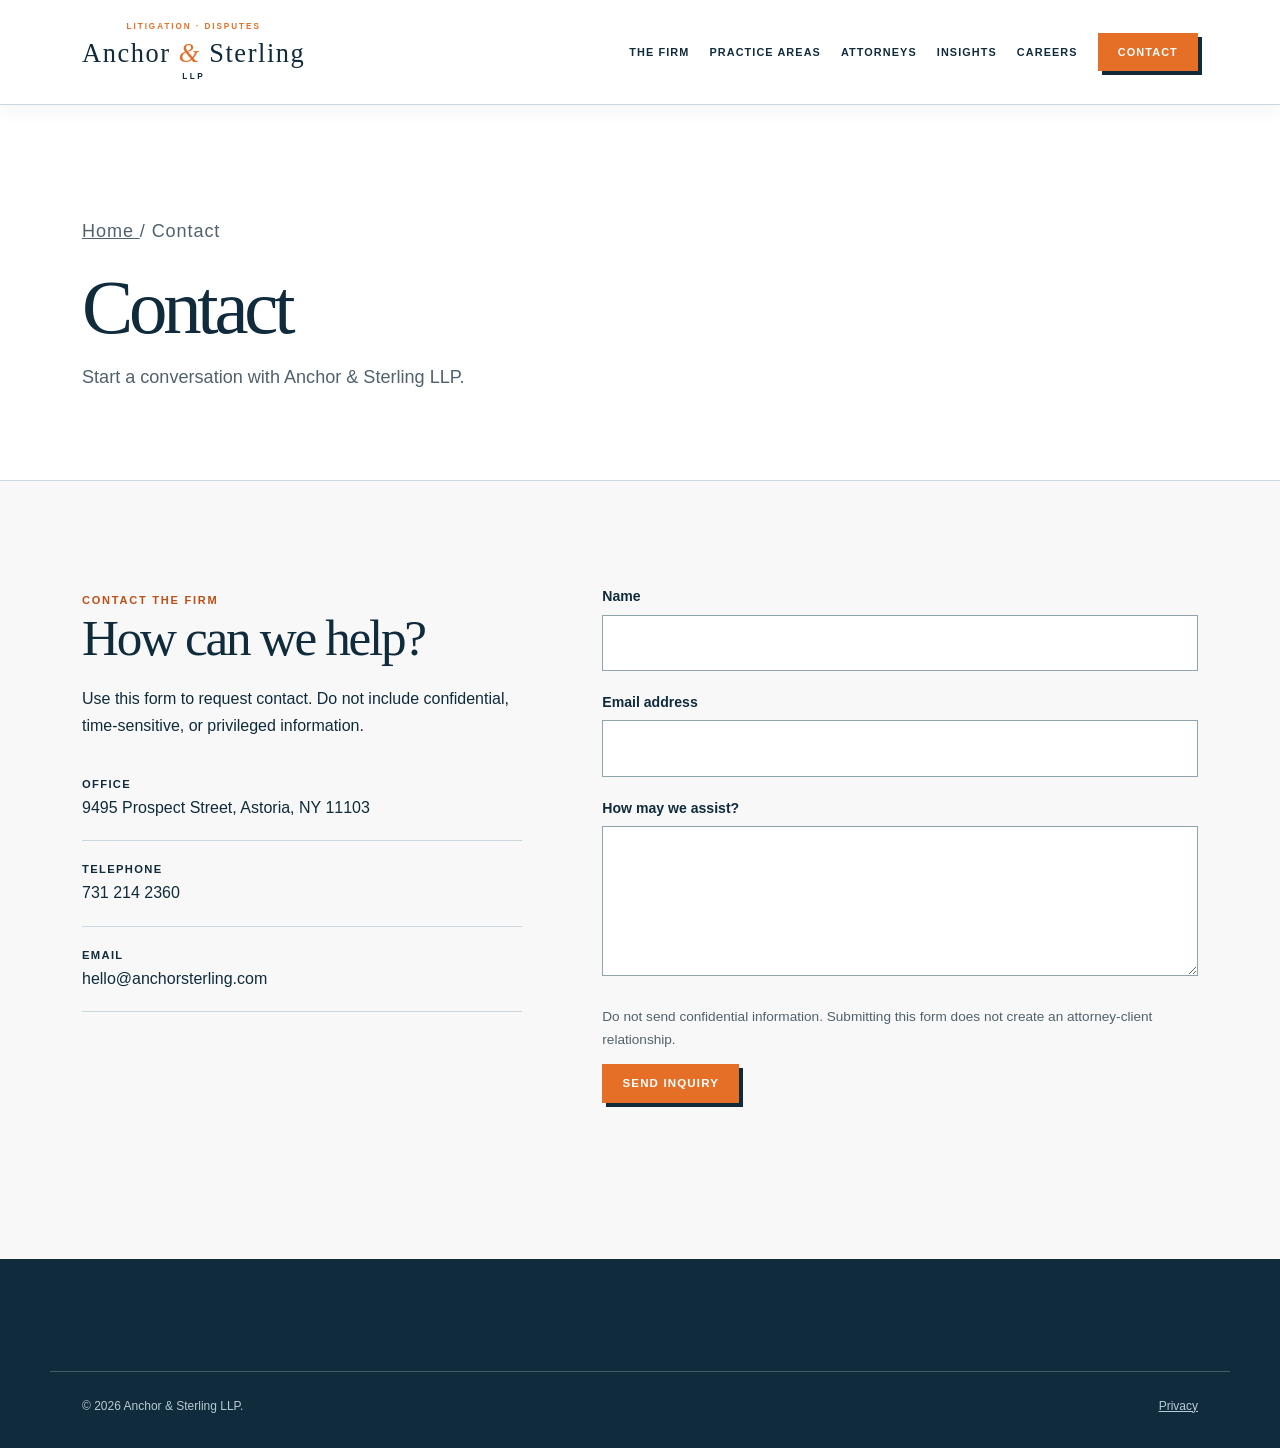
<file: contact/index.html>
<!doctype html>
<html lang="en">
<head>
  <meta charset="UTF-8">
  <meta name="viewport" content="width=device-width, initial-scale=1">

  <!-- IMPORTANT: these filenames must match the files in /assets/ -->
  <link rel="stylesheet" href="../assets/style.css">

  <meta
    name="description"
    content="Contact Anchor & Sterling LLP for strategic counsel in complex litigation and disputes."
  >

  <meta name="theme-color" content="#102b3b">

  <title>Contact | Anchor & Sterling LLP</title>
  <link rel="icon" type="image/jpeg" href="/assets/favicon.png">
</head>

<body>

  <a class="skip-link" href="#main-content">
    Skip to main content
  </a>

  <header class="site-header">
    <div class="nav-shell">

      <a class="wordmark" href="../">
        Anchor
        <span>&amp;</span>
        Sterling
        <em>LLP</em>
      </a>

      <button
        class="menu-button"
        type="button"
        aria-expanded="false"
        aria-controls="primary-menu"
        data-menu-button
      >
        Menu
      </button>

      <nav
        id="primary-menu"
        class="primary-nav"
        data-menu
        aria-label="Primary navigation"
      >
        <a href="../firm/">
          The Firm
        </a>

        <a href="../litigation-disputes/">
          Practice Areas
        </a>

        <a href="../attorneys/">
          Attorneys
        </a>

        <a href="../insights/">
          Insights
        </a>

        <a href="../careers/">
          Careers
        </a>

        <a
          class="nav-contact"
          aria-current="page"
          href="../contact/"
        >
          Contact
        </a>
      </nav>

    </div>
  </header>


  <main id="main-content">

    <section class="page-intro">
      <div class="container">

        <p class="breadcrumbs">
          <a href="../">
            Home
          </a>
          /
          Contact
        </p>

        <h1>
          Contact
        </h1>

        <p>
          Start a conversation with Anchor &amp; Sterling LLP.
        </p>

      </div>
    </section>


    <section class="section">

      <div class="container contact-grid">

        <div>

          <span class="label">
            Contact the firm
          </span>

          <h2>
            How can we help?
          </h2>

          <p>
            Use this form to request contact. Do not include confidential,
            time-sensitive, or privileged information.
          </p>

          <ul class="contact-list">

            <li>
              <strong>
                Office
              </strong>
              9495 Prospect Street, Astoria, NY 11103
            </li>

            <li>
              <strong>
                Telephone
              </strong>
              731 214 2360
            </li>

            <li>
              <strong>
                Email
              </strong>
              hello@anchorsterling.com
            </li>

          </ul>

        </div>


        <div>

          <form data-contact-form novalidate>

            <div class="form-field">

              <label for="name">
                Name
              </label>

              <input
                id="name"
                name="name"
                autocomplete="name"
                required
              >

            </div>


            <div class="form-field">

              <label for="email">
                Email address
              </label>

              <input
                id="email"
                name="email"
                type="email"
                autocomplete="email"
                required
              >

            </div>


            <div class="form-field">

              <label for="message">
                How may we assist?
              </label>

              <textarea
                id="message"
                name="message"
                required
                aria-describedby="form-warning"
              ></textarea>

            </div>


            <p id="form-warning" class="form-note">
              Do not send confidential information. Submitting this form
              does not create an attorney-client relationship.
            </p>


            <button
              class="button"
              type="submit"
            >
              Send inquiry
            </button>


            <p
              class="form-status"
              role="status"
              aria-live="polite"
            ></p>

          </form>

        </div>

      </div>

    </section>

  </main>


  <footer class="site-footer">

    <div class="container footer-bottom">

      <span>
        © 2026 Anchor &amp; Sterling LLP.
      </span>

      <a href="../privacy/">
        Privacy
      </a>

    </div>

  </footer>


  <!-- IMPORTANT: this matches assets/script.js -->
  <script src="../assets/script.js"></script>

</body>
</html>
</file>
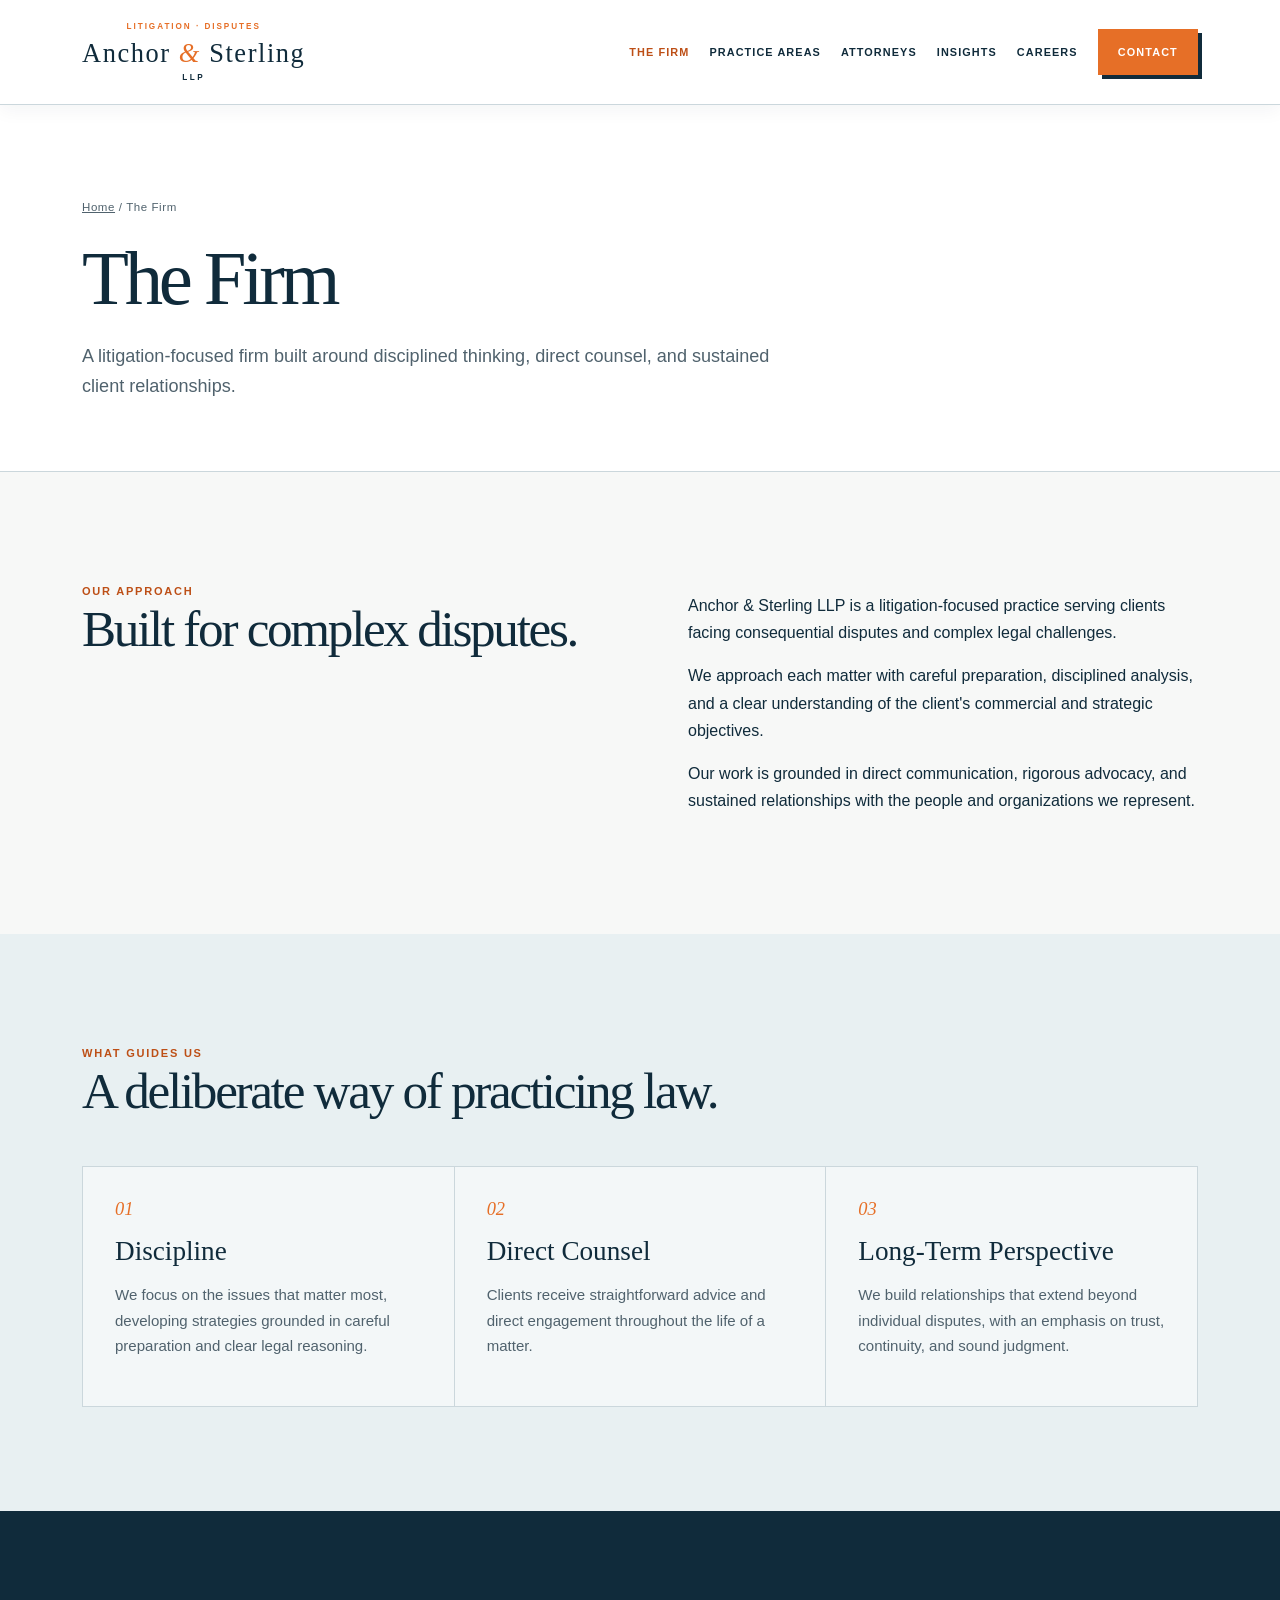
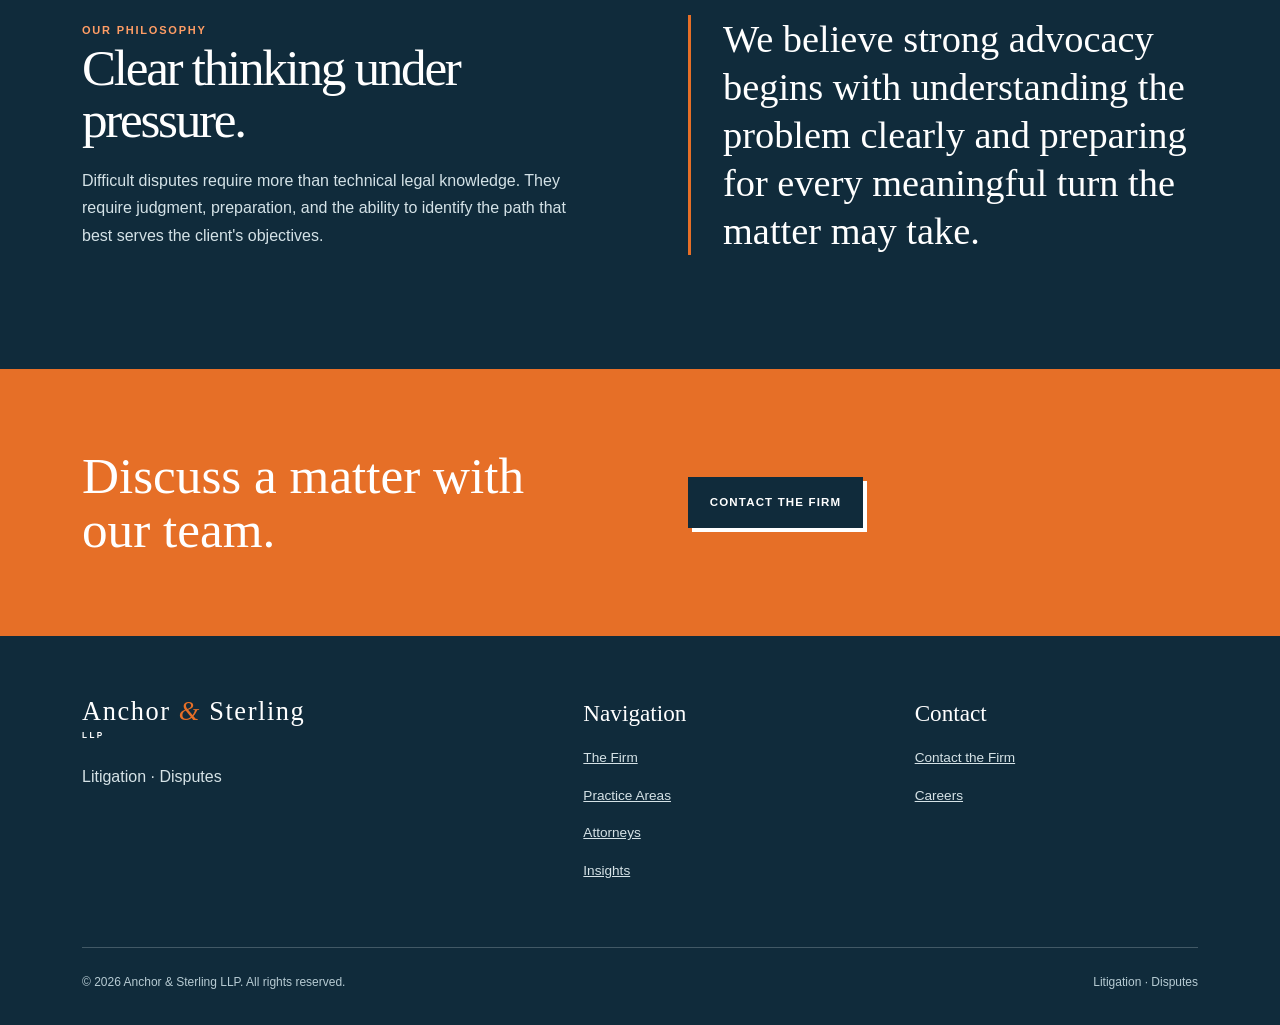
<file: firm/index.html>
<!doctype html>
<html lang="en">
<head>
  <meta charset="UTF-8">
  <meta name="viewport" content="width=device-width, initial-scale=1">

  <meta
    name="description"
    content="Anchor & Sterling LLP — a litigation-focused law firm built around disciplined thinking, direct counsel, and sustained client relationships."
  >

  <meta name="theme-color" content="#102b3b">

  <title>The Firm | Anchor & Sterling LLP</title>
  
  <link rel="icon" type="image/jpeg" href="/assets/favicon.png">

  <style>
    :root {
      color-scheme: light;

      --ink: #102b3b;
      --ink-soft: #183c50;
      --paper: #f7f8f7;
      --white: #ffffff;
      --orange: #e66f27;
      --orange-deep: #bd4f16;
      --orange-pale: #fff1e8;
      --line: #cbd7dc;
      --muted: #50626d;

      --serif:
        "Iowan Old Style",
        "Palatino Linotype",
        Palatino,
        Georgia,
        serif;

      --sans:
        "Avenir Next",
        Avenir,
        "Segoe UI",
        Arial,
        sans-serif;
    }

    * {
      box-sizing: border-box;
    }

    html {
      scroll-behavior: smooth;
    }

    body {
      margin: 0;
      color: var(--ink);
      background: var(--paper);
      font: 16px/1.7 var(--sans);
    }

    a {
      color: inherit;
    }

    a:focus-visible,
    button:focus-visible {
      outline: 3px solid var(--orange);
      outline-offset: 4px;
    }

    /* =========================
       ACCESSIBILITY
       ========================= */

    .skip-link {
      position: fixed;
      left: 1rem;
      top: -5rem;
      background: var(--white);
      color: var(--ink);
      padding: .7rem 1rem;
      z-index: 100;
    }

    .skip-link:focus {
      top: 1rem;
    }

    /* =========================
       HEADER
       ========================= */

    .site-header {
      background: var(--white);
      color: var(--ink);
      border-bottom: 1px solid var(--line);
      position: sticky;
      top: 0;
      z-index: 50;
      box-shadow: 0 5px 18px rgba(16, 43, 59, .05);
    }

    .nav-shell {
      width: min(1180px, 100%);
      min-height: 104px;
      margin: 0 auto;
      padding: 0 2rem;

      display: flex;
      align-items: center;
      justify-content: space-between;
      gap: 2rem;

      position: relative;
    }

    /* =========================
       WORDMARK
       ========================= */

    .wordmark {
      color: var(--ink);
      text-align: center;
      text-decoration: none;

      font: 400 1.65rem/.85 var(--serif);
      letter-spacing: .06em;

      white-space: nowrap;
      flex-shrink: 0;
    }

    .wordmark::before {
      content: "LITIGATION · DISPUTES";

      color: var(--orange);

      display: block;

      font: 700 .51rem var(--sans);
      letter-spacing: .24em;

      margin-bottom: .65rem;
    }

    .wordmark span {
      color: var(--orange);
      font-style: italic;
    }

    .wordmark em {
      display: block;

      color: var(--ink);

      font: 700 .51rem var(--sans);
      letter-spacing: .3em;

      margin-top: .55rem;
    }

    /* =========================
       NAVIGATION
       ========================= */

    .primary-nav {
      display: flex;
      align-items: center;
      justify-content: flex-end;

      gap: 1.25rem;
      margin-left: auto;
    }

    .primary-nav a {
      color: var(--ink);

      font-size: .68rem;
      font-weight: 700;
      letter-spacing: .1em;

      text-decoration: none;
      text-transform: uppercase;

      white-space: nowrap;
    }

    .primary-nav a:hover,
    .primary-nav a[aria-current="page"] {
      color: var(--orange-deep);
    }

    .nav-contact {
      display: inline-block;

      background: var(--orange);
      border: 1px solid var(--orange);

      color: #fff !important;

      padding: .8rem 1.2rem;

      text-decoration: none;

      font-size: .72rem;
      font-weight: 700;
      letter-spacing: .1em;
      text-transform: uppercase;

      box-shadow: 4px 4px 0 var(--ink);
    }

    .nav-contact:hover {
      background: var(--orange-deep);
      border-color: var(--orange-deep);

      transform: translate(1px, 1px);

      box-shadow: 3px 3px 0 var(--ink);
    }

    .menu-button {
      display: none;

      color: var(--ink);
      background: transparent;

      border: 1px solid var(--ink);

      padding: .55rem .75rem;

      text-transform: uppercase;
      letter-spacing: .05em;

      cursor: pointer;
    }

    /* =========================
       PAGE INTRO
       ========================= */

    .page-intro {
      background: var(--white);

      padding: 5.8rem 0 4.3rem;

      border-bottom: 1px solid var(--line);
    }

    .container {
      width: min(1180px, 100%);
      margin: 0 auto;
      padding-left: 2rem;
      padding-right: 2rem;
    }

    .breadcrumbs {
      font-size: .72rem;
      color: var(--muted);

      margin-bottom: 1.6rem;

      letter-spacing: .05em;
    }

    .breadcrumbs a {
      color: var(--muted);
    }

    .page-intro h1 {
      max-width: 760px;

      margin: 0;

      color: var(--ink);

      font: 400 clamp(3rem, 6vw, 4.8rem)/.94 var(--serif);

      letter-spacing: -.055em;
    }

    .page-intro p {
      max-width: 720px;

      margin: 1.6rem 0 0;

      color: var(--muted);

      font-size: 1.13rem;
    }

    /* =========================
       MAIN CONTENT
       ========================= */

    .section {
      padding: 6.5rem 0;
    }

    .section-alt {
      background: #e8f0f2;
    }

    .split {
      display: grid;

      grid-template-columns: 1fr 1fr;

      gap: 6rem;

      align-items: start;
    }

    .label {
      color: var(--orange-deep);

      font-size: .69rem;
      font-weight: 700;

      letter-spacing: .16em;

      text-transform: uppercase;
    }

    .section h2 {
      margin: 0 0 1.3rem;

      font: 400 clamp(2.15rem, 4vw, 3.35rem)/1.02 var(--serif);

      letter-spacing: -.045em;
    }

    .section h3 {
      margin: .3rem 0 .9rem;

      font: 400 1.7rem/1.15 var(--serif);
    }

    .section p {
      max-width: 700px;
    }

    .prose {
      max-width: 790px;
    }

    .prose p {
      max-width: 790px;
    }

    /* =========================
       PRINCIPLES
       ========================= */

    .principles-grid {
      display: grid;

      grid-template-columns: repeat(3, 1fr);

      margin-top: 3rem;

      border-top: 1px solid var(--line);
      border-left: 1px solid var(--line);
    }

    .principle {
      background: rgba(255, 255, 255, .45);

      padding: 2rem;

      min-height: 230px;

      border-right: 1px solid var(--line);
      border-bottom: 1px solid var(--line);
    }

    .principle-number {
      display: block;

      color: var(--orange);

      font: italic 1.15rem var(--serif);

      margin-bottom: 1rem;
    }

    .principle h3 {
      margin-top: 0;
    }

    .principle p {
      color: var(--muted);

      font-size: .94rem;
    }

    /* =========================
       DARK SECTION
       ========================= */

    .section-dark {
      background: var(--ink);
      color: #fff;
    }

    .section-dark .label {
      color: #ff9d65;
    }

    .section-dark p {
      color: #d4e2e7;
    }

    .quote {
      border-left: 3px solid var(--orange);

      padding-left: 2rem;

      margin: 0;

      font: 400 clamp(1.6rem, 3vw, 2.45rem)/1.25 var(--serif);
    }

    /* =========================
       CTA
       ========================= */

    .cta {
      padding: 5rem 0;

      background: var(--orange);

      color: white;
    }

    .cta .split {
      align-items: center;
    }

    .cta h2 {
      margin: 0;

      font: 400 clamp(2.1rem, 4vw, 3.45rem)/1.05 var(--serif);
    }

    .button {
      display: inline-block;

      background: var(--ink);

      border: 1px solid var(--ink);

      color: #fff !important;

      padding: .9rem 1.3rem;

      text-decoration: none;

      font-size: .72rem;
      font-weight: 700;
      letter-spacing: .1em;

      text-transform: uppercase;

      box-shadow: 4px 4px 0 #fff;
    }

    .button:hover {
      background: var(--ink-soft);

      transform: translate(1px, 1px);

      box-shadow: 3px 3px 0 #fff;
    }

    /* =========================
       FOOTER
       ========================= */

    .site-footer {
      background: var(--ink);

      color: #d5e2e6;

      padding: 4rem 0 2rem;
    }

    .footer-grid {
      display: grid;

      grid-template-columns: 1.6fr 1fr 1fr;

      gap: 3rem;
    }

    .footer-brand {
      color: #fff;

      text-decoration: none;

      display: inline-block;

      font: 400 1.65rem/.85 var(--serif);

      letter-spacing: .06em;
    }

    .footer-brand span {
      color: var(--orange);
      font-style: italic;
    }

    .footer-brand em {
      display: block;

      color: #fff;

      font: 700 .51rem var(--sans);

      letter-spacing: .3em;

      margin-top: .55rem;
    }

    .footer-title {
      color: #fff;

      font: 400 1.45rem var(--serif);
    }

    .footer-links {
      padding: 0;

      list-style: none;
    }

    .footer-links li {
      margin: .65rem 0;
    }

    .footer-links a {
      color: #d5e2e6;

      font-size: .85rem;
    }

    .footer-links a:hover {
      color: #fff;
    }

    .footer-bottom {
      margin-top: 3rem;

      padding-top: 1.5rem;

      border-top: 1px solid rgba(213, 226, 230, .25);

      display: flex;

      gap: 1rem;

      justify-content: space-between;

      flex-wrap: wrap;

      color: #b7cbd3;

      font-size: .75rem;
    }

    /* =========================
       MOBILE
       ========================= */

    @media (max-width: 1100px) {
      .nav-shell {
        padding-left: 1.5rem;
        padding-right: 1.5rem;
      }

      .primary-nav {
        gap: .85rem;
      }

      .primary-nav a {
        font-size: .61rem;
      }
    }

    @media (max-width: 800px) {
      .nav-shell {
        min-height: 82px;

        padding-left: 1.2rem;
        padding-right: 1.2rem;

        justify-content: center;
      }

      .wordmark {
        font-size: 1.3rem;
      }

      .wordmark::before,
      .wordmark em {
        display: none;
      }

      .menu-button {
        display: block;

        position: absolute;

        right: 1.25rem;
      }

      .primary-nav {
        display: none;

        position: absolute;

        top: 82px;
        left: 0;
        right: 0;

        margin: 0;

        padding: 1.2rem 1.25rem 1.6rem;

        background: var(--white);

        border-top: 1px solid var(--line);

        flex-direction: column;

        align-items: flex-start;

        gap: 1.15rem;

        box-shadow: 0 10px 20px rgba(16, 43, 59, .1);
      }

      .primary-nav.open {
        display: flex;
      }

      .primary-nav a {
        font-size: .68rem;
      }

      .nav-contact {
        width: 100%;

        text-align: center;
      }

      .container {
        padding-left: 1.25rem;
        padding-right: 1.25rem;
      }

      .page-intro {
        padding: 3.8rem 0 3.2rem;
      }

      .section {
        padding: 4.2rem 0;
      }

      .split {
        grid-template-columns: 1fr;

        gap: 2.5rem;
      }

      .principles-grid {
        grid-template-columns: 1fr;
      }

      .footer-grid {
        grid-template-columns: 1fr;

        gap: 2rem;
      }
    }

    @media (max-width: 480px) {
      .nav-shell {
        min-height: 76px;
      }

      .primary-nav {
        top: 76px;
      }

      .wordmark {
        font-size: 1.15rem;
      }

      .page-intro h1 {
        letter-spacing: -.04em;
      }
    }
  </style>
</head>

<body>

  <a class="skip-link" href="#main-content">
    Skip to main content
  </a>

  <!-- =========================
       HEADER
       ========================= -->

  <header class="site-header">

    <div class="nav-shell">

      <a
        class="wordmark"
        href="/"
        aria-label="Anchor and Sterling LLP, home"
      >
        Anchor <span>&amp;</span> Sterling
        <em>LLP</em>
      </a>

      <button
        class="menu-button"
        type="button"
        aria-expanded="false"
        aria-controls="primary-menu"
        id="menu-button"
      >
        <span class="sr-only">Open navigation</span>
        Menu
      </button>

      <nav
        id="primary-menu"
        class="primary-nav"
        aria-label="Primary navigation"
      >

        <a
          href="/firm/"
          aria-current="page"
        >
          The Firm
        </a>

        <a href="/litigation-disputes/">
          Practice Areas
        </a>

        <a href="/attorneys/">
          Attorneys
        </a>

        <a href="/insights/">
          Insights
        </a>

        <a href="/careers/">
          Careers
        </a>

        <a
          class="nav-contact"
          href="/contact/"
        >
          Contact
        </a>

      </nav>

    </div>

  </header>


  <!-- =========================
       MAIN
       ========================= -->

  <main id="main-content" tabindex="-1">

    <!-- PAGE INTRO -->

    <section class="page-intro">

      <div class="container">

        <div class="breadcrumbs">
          <a href="/">Home</a>
          <span aria-hidden="true"> / </span>
          <span>The Firm</span>
        </div>

        <h1>
          The Firm
        </h1>

        <p>
          A litigation-focused firm built around disciplined thinking,
          direct counsel, and sustained client relationships.
        </p>

      </div>

    </section>


    <!-- ABOUT -->

    <section class="section">

      <div class="container">

        <div class="split">

          <div>
            <span class="label">
              Our Approach
            </span>

            <h2>
              Built for complex disputes.
            </h2>
          </div>

          <div class="prose">

            <p>
              Anchor &amp; Sterling LLP is a litigation-focused practice
              serving clients facing consequential disputes and complex
              legal challenges.
            </p>

            <p>
              We approach each matter with careful preparation,
              disciplined analysis, and a clear understanding of the
              client's commercial and strategic objectives.
            </p>

            <p>
              Our work is grounded in direct communication, rigorous
              advocacy, and sustained relationships with the people and
              organizations we represent.
            </p>

          </div>

        </div>

      </div>

    </section>


    <!-- PRINCIPLES -->

    <section class="section section-alt">

      <div class="container">

        <span class="label">
          What Guides Us
        </span>

        <h2>
          A deliberate way of practicing law.
        </h2>

        <div class="principles-grid">

          <article class="principle">

            <span class="principle-number">
              01
            </span>

            <h3>
              Discipline
            </h3>

            <p>
              We focus on the issues that matter most, developing
              strategies grounded in careful preparation and clear
              legal reasoning.
            </p>

          </article>


          <article class="principle">

            <span class="principle-number">
              02
            </span>

            <h3>
              Direct Counsel
            </h3>

            <p>
              Clients receive straightforward advice and direct
              engagement throughout the life of a matter.
            </p>

          </article>


          <article class="principle">

            <span class="principle-number">
              03
            </span>

            <h3>
              Long-Term Perspective
            </h3>

            <p>
              We build relationships that extend beyond individual
              disputes, with an emphasis on trust, continuity, and
              sound judgment.
            </p>

          </article>

        </div>

      </div>

    </section>


    <!-- DARK STATEMENT -->

    <section class="section section-dark">

      <div class="container">

        <div class="split">

          <div>

            <span class="label">
              Our Philosophy
            </span>

            <h2>
              Clear thinking under pressure.
            </h2>

            <p>
              Difficult disputes require more than technical legal
              knowledge. They require judgment, preparation, and the
              ability to identify the path that best serves the
              client's objectives.
            </p>

          </div>

          <div>

            <blockquote class="quote">
              We believe strong advocacy begins with understanding the
              problem clearly and preparing for every meaningful turn
              the matter may take.
            </blockquote>

          </div>

        </div>

      </div>

    </section>


    <!-- CTA -->

    <section class="cta">

      <div class="container">

        <div class="split">

          <div>

            <h2>
              Discuss a matter with our team.
            </h2>

          </div>

          <div>

            <a
              class="button"
              href="/contact/"
            >
              Contact the Firm
            </a>

          </div>

        </div>

      </div>

    </section>

  </main>


  <!-- =========================
       FOOTER
       ========================= -->

  <footer class="site-footer">

    <div class="container">

      <div class="footer-grid">

        <div>

          <a
            class="footer-brand"
            href="/"
          >
            Anchor <span>&amp;</span> Sterling
            <em>LLP</em>
          </a>

          <p>
            Litigation · Disputes
          </p>

        </div>


        <div>

          <div class="footer-title">
            Navigation
          </div>

          <ul class="footer-links">

            <li>
              <a href="/firm/">The Firm</a>
            </li>

            <li>
              <a href="/litigation-disputes/">
                Practice Areas
              </a>
            </li>

            <li>
              <a href="/attorneys/">
                Attorneys
              </a>
            </li>

            <li>
              <a href="/insights/">
                Insights
              </a>
            </li>

          </ul>

        </div>


        <div>

          <div class="footer-title">
            Contact
          </div>

          <ul class="footer-links">

            <li>
              <a href="/contact/">
                Contact the Firm
              </a>
            </li>

            <li>
              <a href="/careers/">
                Careers
              </a>
            </li>

          </ul>

        </div>

      </div>


      <div class="footer-bottom">

        <span>
          © 2026 Anchor &amp; Sterling LLP. All rights reserved.
        </span>

        <span>
          Litigation · Disputes
        </span>

      </div>

    </div>

  </footer>


  <!-- =========================
       MOBILE MENU
       ========================= -->

  <script>
    (function () {

      const button = document.getElementById("menu-button");
      const menu = document.getElementById("primary-menu");

      if (!button || !menu) {
        return;
      }

      button.addEventListener("click", function () {

        const isOpen =
          button.getAttribute("aria-expanded") === "true";

        button.setAttribute(
          "aria-expanded",
          String(!isOpen)
        );

        menu.classList.toggle(
          "open",
          !isOpen
        );

      });

    })();
  </script>

</body>
</html>
</file>
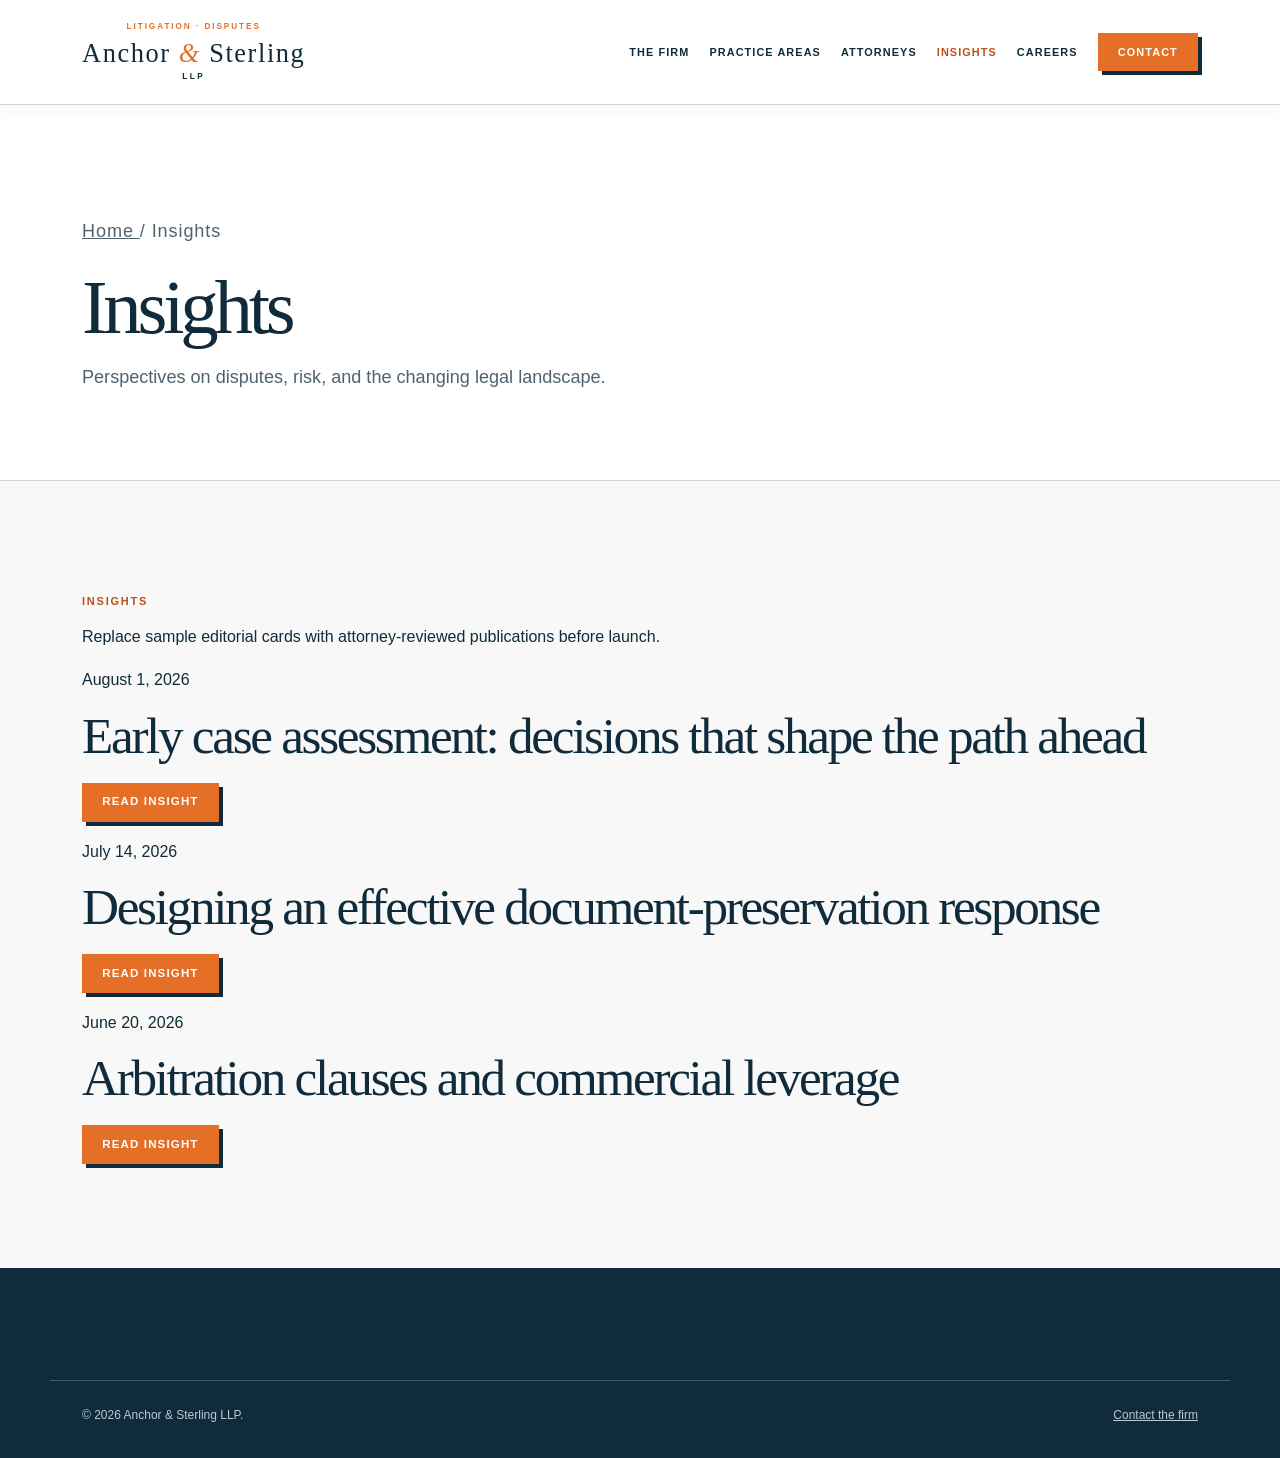
<file: insights/index.html>
<!doctype html>
<html lang="en">
  <head>
    <meta charset="UTF-8">
    <meta name="viewport" content="width=device-width,initial-scale=1">
    <meta name="description" content="Insights from Anchor & Sterling LLP on disputes, risk, and the changing legal landscape.">
    <link rel="stylesheet" href="../assets/style.css">
    <title>
      Insights | Anchor & Sterling LLP
    </title>
    <link rel="icon" type="image/jpeg" href="/assets/favicon.png">
  </head>

  <body>
    <a class="skip-link" href="#main-content">
      Skip to main content
    </a>

    <header class="site-header">
      <div class="nav-shell">
        <a class="wordmark" href="../">
          Anchor
          <span>
            &amp;
          </span>
          Sterling
          <em>
            LLP
          </em>
        </a>

        <button
          class="menu-button"
          type="button"
          aria-expanded="false"
          aria-controls="primary-menu"
          data-menu-button
        >
          Menu
        </button>

        <nav
          id="primary-menu"
          class="primary-nav"
          data-menu
          aria-label="Primary navigation"
        >
          <a href="../firm/">
            The Firm
          </a>

          <a href="../litigation-disputes/">
            Practice Areas
          </a>

          <a href="../attorneys/">
            Attorneys
          </a>

          <a aria-current="page" href="../insights/">
            Insights
          </a>

          <a href="../careers/">
            Careers
          </a>

          <a class="nav-contact" href="../contact/">
            Contact
          </a>
        </nav>
      </div>
    </header>

    <main id="main-content">

      <section class="page-intro">
        <div class="container">

          <p class="breadcrumbs">
            <a href="../">
              Home
            </a>
            / Insights
          </p>

          <h1>
            Insights
          </h1>

          <p>
            Perspectives on disputes, risk, and the changing legal landscape.
          </p>

        </div>
      </section>

      <section class="section">
        <div class="container">

          <p class="label">
            Insights
          </p>

          <p>
            Replace sample editorial cards with attorney-reviewed publications before launch.
          </p>

          <div class="insights-grid">

            <article class="insight-card">
              <p class="role">
                August 1, 2026
              </p>

              <h2>
                Early case assessment: decisions that shape the path ahead
              </h2>

              <a class="button" href="#">
                Read insight
              </a>
            </article>

            <article class="insight-card">
              <p class="role">
                July 14, 2026
              </p>

              <h2>
                Designing an effective document-preservation response
              </h2>

              <a class="button" href="#">
                Read insight
              </a>
            </article>

            <article class="insight-card">
              <p class="role">
                June 20, 2026
              </p>

              <h2>
                Arbitration clauses and commercial leverage
              </h2>

              <a class="button" href="#">
                Read insight
              </a>
            </article>

          </div>

        </div>
      </section>

    </main>

    <footer class="site-footer">
      <div class="container footer-bottom">

        <span>
          © 2026 Anchor &amp; Sterling LLP.
        </span>

        <a href="../contact/">
          Contact the firm
        </a>

      </div>
    </footer>

    <script src="../assets/script.js"></script>
  </body>
</html>
</file>
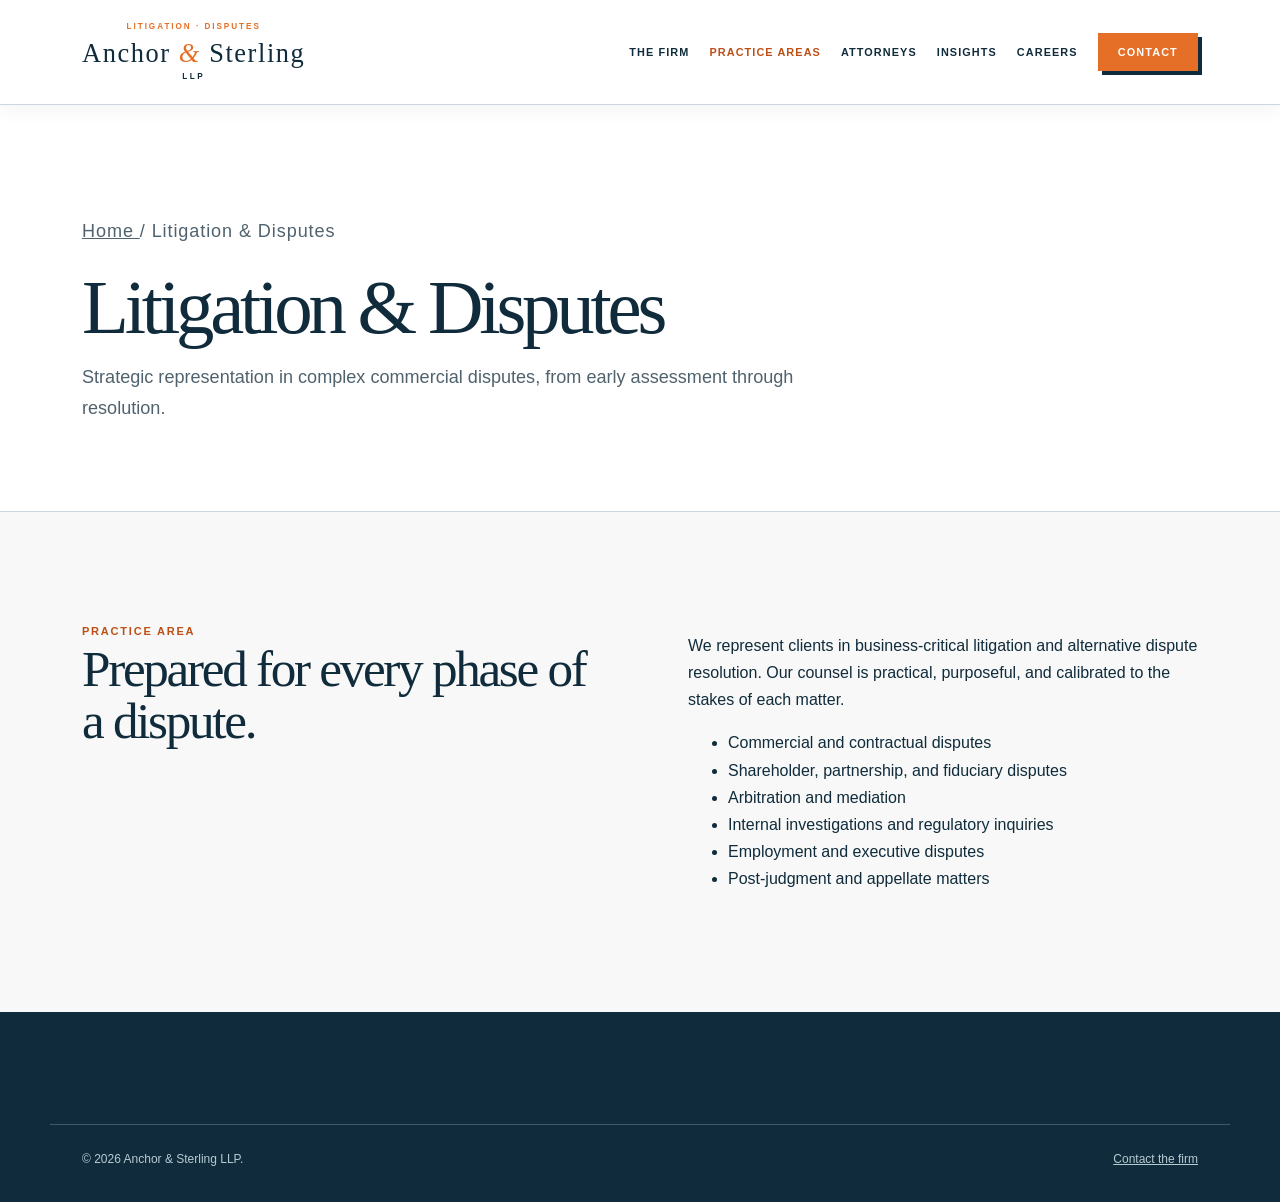
<file: litigation-disputes/index.html>
<!doctype html>
<html lang="en">
  <head>
    <meta charset="UTF-8">
    <meta name="viewport" content="width=device-width,initial-scale=1">
    <meta name="description" content="Litigation and dispute resolution practice at Anchor & Sterling LLP.">
    <link rel="stylesheet" href="../assets/style.css">
    <title>
      Litigation &amp; Disputes | Anchor &amp; Sterling LLP
    </title>
    <link rel="icon" type="image/jpeg" href="/assets/favicon.png">
  </head>

  <body>
    <a class="skip-link" href="#main-content">
      Skip to main content
    </a>

    <header class="site-header">
      <div class="nav-shell">

        <a class="wordmark" href="../">
          Anchor
          <span>
            &amp;
          </span>
          Sterling
          <em>
            LLP
          </em>
        </a>

        <button
          class="menu-button"
          type="button"
          aria-expanded="false"
          aria-controls="primary-menu"
          data-menu-button
        >
          Menu
        </button>

        <nav
          id="primary-menu"
          class="primary-nav"
          data-menu
          aria-label="Primary navigation"
        >
          <a href="../firm/">
            The Firm
          </a>

          <a
            aria-current="page"
            href="../litigation-disputes/"
          >
            Practice Areas
          </a>

          <a href="../attorneys/">
            Attorneys
          </a>

          <a href="../insights/">
            Insights
          </a>

          <a href="../careers/">
            Careers
          </a>

          <a class="nav-contact" href="../contact/">
            Contact
          </a>
        </nav>

      </div>
    </header>

    <main id="main-content">

      <section class="page-intro">
        <div class="container">

          <p class="breadcrumbs">
            <a href="../">
              Home
            </a>
            /
            Litigation &amp; Disputes
          </p>

          <h1>
            Litigation &amp; Disputes
          </h1>

          <p>
            Strategic representation in complex commercial disputes, from early assessment through resolution.
          </p>

        </div>
      </section>

      <section class="section">

        <div class="container split">

          <div>
            <span class="label">
              Practice area
            </span>

            <h2>
              Prepared for every phase of a dispute.
            </h2>
          </div>

          <div>

            <p>
              We represent clients in business-critical litigation and alternative dispute resolution. Our counsel is practical, purposeful, and calibrated to the stakes of each matter.
            </p>

            <ul>
              <li>
                Commercial and contractual disputes
              </li>

              <li>
                Shareholder, partnership, and fiduciary disputes
              </li>

              <li>
                Arbitration and mediation
              </li>

              <li>
                Internal investigations and regulatory inquiries
              </li>

              <li>
                Employment and executive disputes
              </li>

              <li>
                Post-judgment and appellate matters
              </li>
            </ul>

          </div>

        </div>

      </section>

    </main>

    <footer class="site-footer">

      <div class="container footer-bottom">

        <span>
          © 2026 Anchor &amp; Sterling LLP.
        </span>

        <a href="../contact/">
          Contact the firm
        </a>

      </div>

    </footer>

    <script src="../assets/script.js"></script>

  </body>
</html>
</file>
<file: assets/style.css>
:root {
  color-scheme: light;

  --ink: #102b3b;
  --ink-soft: #183c50;

  --paper: #f7f8f7;
  --white: #ffffff;

  --orange: #e66f27;
  --orange-deep: #bd4f16;
  --orange-pale: #fff1e8;

  --line: #cbd7dc;
  --muted: #50626d;

  --serif:
    "Iowan Old Style",
    "Palatino Linotype",
    Palatino,
    Georgia,
    serif;

  --sans:
    "Avenir Next",
    Avenir,
    "Segoe UI",
    Arial,
    sans-serif;
}


/* =========================
   GLOBAL
   ========================= */

* {
  box-sizing: border-box;
}

html {
  scroll-behavior: smooth;
}

body {
  margin: 0;
  color: var(--ink);
  background: var(--paper);
  font: 16px/1.7 var(--sans);
}

img {
  max-width: 100%;
  height: auto;
}

a {
  color: inherit;
}

button,
input,
textarea {
  font: inherit;
}

a:focus-visible,
button:focus-visible,
input:focus-visible,
textarea:focus-visible {
  outline: 3px solid var(--orange);
  outline-offset: 4px;
}


/* =========================
   ACCESSIBILITY
   ========================= */

.skip-link {
  position: fixed;
  left: 1rem;
  top: -5rem;

  background: var(--white);
  color: var(--ink);

  padding: 0.7rem 1rem;

  z-index: 100;
}

.skip-link:focus {
  top: 1rem;
}


/* =========================
   CONTAINERS
   ========================= */

.container,
.nav-shell {
  width: 100%;
  max-width: 1180px;
  margin-left: auto;
  margin-right: auto;

  padding-left: 2rem;
  padding-right: 2rem;
}


/* =========================
   HEADER / NAVIGATION
   ========================= */

.site-header {
  position: sticky;
  top: 0;
  z-index: 50;

  background: var(--white);
  color: var(--ink);

  border-bottom: 1px solid var(--line);

  box-shadow:
    0 5px 18px rgba(16, 43, 59, 0.05);
}

.nav-shell {
  min-height: 104px;

  display: flex;
  align-items: center;
  justify-content: space-between;

  position: relative;
}


/* =========================
   WORDMARK
   ========================= */

.wordmark {
  display: block;

  color: var(--ink);

  text-align: center;
  text-decoration: none;

  font:
    400 1.65rem/0.85 var(--serif);

  letter-spacing: 0.06em;

  white-space: nowrap;

  flex-shrink: 0;
}

.wordmark::before {
  content: "LITIGATION · DISPUTES";

  display: block;

  color: var(--orange);

  font:
    700 0.51rem/1 var(--sans);

  letter-spacing: 0.24em;

  margin-bottom: 0.65rem;
}

.wordmark span {
  color: var(--orange);
  font-style: italic;
}

.wordmark em {
  display: block;

  color: var(--ink);

  font:
    700 0.51rem/1 var(--sans);

  letter-spacing: 0.3em;

  margin-top: 0.55rem;

  font-style: normal;
}


/* =========================
   DESKTOP NAVIGATION
   ========================= */

.primary-nav {
  display: flex;

  align-items: center;
  justify-content: flex-end;

  gap: 1.25rem;

  margin-left: auto;
  padding-left: 2rem;
}

.primary-nav a {
  color: var(--ink);

  font:
    700 0.68rem/1 var(--sans);

  letter-spacing: 0.1em;

  text-decoration: none;
  text-transform: uppercase;

  white-space: nowrap;
}

.primary-nav a:hover,
.primary-nav a[aria-current="page"] {
  color: var(--orange-deep);
}


/* =========================
   CONTACT NAV BUTTON
   ========================= */

.nav-contact,
.button {
  display: inline-block;

  background: var(--orange);

  border: 1px solid var(--orange);

  color: #ffffff !important;

  padding: 0.8rem 1.2rem;

  text-decoration: none;

  font:
    700 0.72rem/1 var(--sans);

  letter-spacing: 0.1em;

  text-transform: uppercase;

  box-shadow: 4px 4px 0 var(--ink);

  cursor: pointer;

  transition:
    background 0.15s ease,
    border-color 0.15s ease,
    transform 0.15s ease,
    box-shadow 0.15s ease;
}

.nav-contact:hover,
.button:hover {
  background: var(--orange-deep);
  border-color: var(--orange-deep);

  transform: translate(1px, 1px);

  box-shadow: 3px 3px 0 var(--ink);
}


/* =========================
   OUTLINE BUTTON
   ========================= */

.button-outline {
  background: transparent;
  border-color: #dce5e8;
  box-shadow: none;
}

.button-outline:hover {
  background: #ffffff;
  color: var(--ink) !important;
  box-shadow: none;
}


/* =========================
   MOBILE MENU BUTTON
   ========================= */

.menu-button {
  display: none;

  color: var(--ink);
  background: transparent;

  border: 1px solid var(--ink);

  padding: 0.55rem 0.75rem;

  text-transform: uppercase;
  letter-spacing: 0.05em;

  cursor: pointer;
}


/* =========================
   HERO
   ========================= */

.hero {
  position: relative;

  overflow: hidden;

  background: var(--ink);
  color: var(--white);

  padding: 8rem 0 7rem;
}

.hero::after {
  content: "A&S";

  position: absolute;

  right: -0.04em;
  bottom: -0.28em;

  color: rgba(255, 255, 255, 0.045);

  font:
    italic 29rem/0.65 var(--serif);

  pointer-events: none;
}

.hero .container {
  position: relative;
  z-index: 1;
}

.eyebrow {
  color: #ff9d65;

  text-transform: uppercase;

  letter-spacing: 0.17em;

  font:
    700 0.71rem/1 var(--sans);

  margin: 0 0 1.15rem;
}

.hero h1,
.page-intro h1 {
  font:
    400 clamp(2.9rem, 6.5vw, 5.7rem) / 0.94 var(--serif);

  max-width: 890px;

  letter-spacing: -0.055em;

  margin: 0;
}

.hero h1 em,
.page-intro h1 em {
  color: #ff9d65;
  font-style: italic;
}

.hero .lede {
  max-width: 630px;

  color: #d4e2e7;

  font-size: 1.14rem;

  margin: 2rem 0 2.5rem;
}

.hero-actions {
  display: flex;

  flex-wrap: wrap;

  gap: 1.2rem;
}

.hero-statline {
  max-width: 1180px;

  margin: 5rem auto 0;

  padding:
    1.6rem 2rem 0;

  border-top:
    1px solid rgba(255, 255, 255, 0.25);

  display: grid;

  grid-template-columns:
    repeat(3, 1fr);

  gap: 2rem;

  position: relative;

  z-index: 1;
}

.hero-statline strong {
  display: block;

  color: #ff9d65;

  font:
    400 1.8rem var(--serif);
}

.hero-statline span {
  display: block;

  color: #d4e2e7;

  font-size: 0.82rem;
}


/* =========================
   SECTIONS
   ========================= */

.section {
  padding: 6.5rem 0;
}

.section-alt {
  background: #e8f0f2;
}

.section-dark {
  background: var(--ink);
  color: #ffffff;
}

.section h2 {
  font:
    400 clamp(2.15rem, 4vw, 3.35rem) / 1.02 var(--serif);

  letter-spacing: -0.045em;

  margin:
    0 0 1.3rem;
}

.section h3 {
  font:
    400 1.7rem/1.15 var(--serif);

  margin:
    0.3rem 0 0.9rem;
}

.section p {
  max-width: 700px;
}


/* =========================
   SPLIT LAYOUT
   ========================= */

.split {
  display: grid;

  grid-template-columns:
    1fr 1fr;

  gap: 6rem;

  align-items: start;
}


/* =========================
   LABELS / LINKS
   ========================= */

.label {
  color: var(--orange-deep);

  font:
    700 0.69rem/1 var(--sans);

  letter-spacing: 0.16em;

  text-transform: uppercase;
}

.text-link {
  color: var(--orange-deep);

  font:
    700 0.72rem/1 var(--sans);

  text-transform: uppercase;

  letter-spacing: 0.1em;

  text-decoration-thickness: 2px;

  text-underline-offset: 5px;
}

.section-dark .text-link {
  color: #ff9d65;
}


/* =========================
   SERVICES
   ========================= */

.service-grid {
  display: grid;

  grid-template-columns:
    repeat(3, 1fr);

  border-top:
    1px solid var(--line);

  border-left:
    1px solid var(--line);

  margin-top: 3rem;
}

.service-card {
  background: rgba(255, 255, 255, 0.45);

  padding: 2rem;

  border-right:
    1px solid var(--line);

  border-bottom:
    1px solid var(--line);

  min-height: 220px;
}

.service-card p {
  color: var(--muted);

  font-size: 0.94rem;
}

.service-num {
  color: var(--orange);

  font:
    italic 1.15rem var(--serif);
}


/* =========================
   QUOTES
   ========================= */

.quote {
  border-left:
    3px solid var(--orange);

  padding-left: 2rem;

  font:
    400 clamp(1.6rem, 3vw, 2.45rem) / 1.25 var(--serif);

  margin: 0;
}

.quote cite {
  display: block;

  margin-top: 1.4rem;

  color: #b7cbd3;

  font:
    700 0.69rem var(--sans);

  letter-spacing: 0.13em;

  text-transform: uppercase;

  font-style: normal;
}


/* =========================
   CTA
   ========================= */

.cta {
  padding: 5rem 0;

  background: var(--orange);

  color: #ffffff;
}

.cta .split {
  align-items: center;
}

.cta h2 {
  margin: 0;

  font:
    400 clamp(2.1rem, 4vw, 3.45rem) / 1.05 var(--serif);
}

.cta .button {
  background: var(--ink);
  border-color: var(--ink);
}


/* =========================
   PAGE INTRO
   ========================= */

.page-intro {
  padding: 5.8rem 0 4.3rem;

  border-bottom:
    1px solid var(--line);

  background: var(--white);
}

.page-intro h1 {
  font-size:
    clamp(3rem, 6vw, 4.8rem);

  max-width: 760px;
}

.page-intro p {
  max-width: 720px;

  color: var(--muted);

  font-size: 1.13rem;
}

.breadcrumbs {
  font-size: 0.72rem;

  color: var(--muted);

  margin-bottom: 1.6rem;

  letter-spacing: 0.05em;
}

.breadcrumbs a {
  color: inherit;
}


/* =========================
   PEOPLE / INSIGHTS
   ========================= */

.people-grid,
.insight-grid {
  display: grid;

  grid-template-columns:
    repeat(3, 1fr);

  gap: 1.4rem;
}

.person {
  background: var(--white);

  padding: 2rem;

  min-height: 260px;

  border-top:
    4px solid var(--orange);

  box-shadow:
    0 10px 28px rgba(16, 43, 59, 0.06);
}

.person .role {
  font-size: 0.72rem;

  color: var(--muted);

  text-transform: uppercase;

  letter-spacing: 0.12em;
}

.person h2 {
  font-size: 1.8rem;
}

.insight {
  background: var(--white);

  padding: 1.8rem;

  display: flex;

  flex-direction: column;

  min-height: 280px;

  box-shadow:
    0 10px 28px rgba(16, 43, 59, 0.05);
}

.insight time {
  font-size: 0.7rem;

  font-weight: 700;

  color: var(--muted);

  text-transform: uppercase;

  letter-spacing: 0.11em;
}

.insight h2 {
  font-size: 1.7rem;
}

.insight .text-link {
  margin-top: auto;
}


/* =========================
   PROSE
   ========================= */

.prose {
  max-width: 790px;
}

.prose h2 {
  margin-top: 3rem;

  font-size: 2rem;
}

.prose li {
  margin: 0.5rem 0;
}

.callout {
  background: var(--orange-pale);

  border-left:
    3px solid var(--orange);

  padding: 1.5rem;

  margin: 2rem 0;
}


/* =========================
   CONTACT
   ========================= */

.contact-grid {
  display: grid;

  grid-template-columns:
    0.85fr 1.15fr;

  gap: 5rem;
}

.contact-list {
  list-style: none;

  padding: 0;
}

.contact-list li {
  padding: 1.2rem 0;

  border-bottom:
    1px solid var(--line);
}

.contact-list strong {
  display: block;

  font-size: 0.7rem;

  letter-spacing: 0.12em;

  text-transform: uppercase;
}

.form-field {
  margin-bottom: 1.25rem;
}

.form-field label {
  display: block;

  font-weight: 700;

  font-size: 0.88rem;

  margin-bottom: 0.35rem;
}

.form-field input,
.form-field textarea {
  width: 100%;

  padding: 0.85rem;

  background: #ffffff;

  border:
    1px solid #8fa4ac;

  color: var(--ink);

  font: inherit;
}

.form-field textarea {
  min-height: 150px;

  resize: vertical;
}

.form-note,
.form-status {
  font-size: 0.85rem;

  color: var(--muted);
}

.form-status {
  font-weight: 700;

  min-height: 1.5rem;
}


/* =========================
   FOOTER
   ========================= */

.site-footer {
  color: #d5e2e6;

  background: var(--ink);

  padding: 4rem 0 2rem;
}

.site-footer .wordmark {
  color: #ffffff;
}

.site-footer .wordmark em {
  color: #ffffff;
}

.footer-grid {
  display: grid;

  grid-template-columns:
    1.6fr 1fr 1fr;

  gap: 3rem;
}

.footer-title {
  font:
    400 1.45rem var(--serif);

  color: #ffffff;
}

.footer-links {
  padding: 0;

  list-style: none;
}

.footer-links li {
  margin: 0.65rem 0;
}

.footer-links a {
  color: #d5e2e6;

  font-size: 0.85rem;
}

.footer-bottom {
  margin-top: 3rem;

  padding-top: 1.5rem;

  border-top:
    1px solid rgba(213, 226, 230, 0.25);

  display: flex;

  gap: 1rem;

  justify-content: space-between;

  flex-wrap: wrap;

  color: #b7cbd3;

  font-size: 0.75rem;
}


/* =========================
   SCREEN READER ONLY
   ========================= */

.sr-only {
  position: absolute !important;

  width: 1px;
  height: 1px;

  padding: 0;
  margin: -1px;

  overflow: hidden;

  clip: rect(0, 0, 0, 0);

  white-space: nowrap;

  border: 0;
}


/* =========================
   TABLET
   ========================= */

@media (max-width: 1100px) {

  .nav-shell {
    padding-left: 1.5rem;
    padding-right: 1.5rem;
  }

  .primary-nav {
    gap: 0.85rem;

    padding-left: 1rem;
  }

  .primary-nav a {
    font-size: 0.61rem;
  }

  .nav-contact {
    padding-left: 1rem;
    padding-right: 1rem;
  }

}


/* =========================
   MOBILE
   ========================= */

@media (max-width: 800px) {

  .nav-shell {
    min-height: 82px;

    padding-left: 1.2rem;
    padding-right: 1.2rem;

    justify-content: center;
  }

  .wordmark {
    font-size: 1.3rem;
  }

  .wordmark::before,
  .wordmark em {
    display: none;
  }

  .menu-button {
    display: block;

    position: absolute;

    right: 1.25rem;
  }

  .primary-nav {
    display: none;

    position: absolute;

    top: 82px;

    left: 0;
    right: 0;

    margin: 0;

    padding:
      1.2rem 1.25rem 1.6rem;

    background: var(--white);

    border-top:
      1px solid var(--line);

    flex-direction: column;

    align-items: flex-start;

    gap: 1.15rem;

    box-shadow:
      0 10px 20px rgba(16, 43, 59, 0.1);
  }

  .primary-nav.open {
    display: flex;
  }

  .primary-nav a {
    font-size: 0.68rem;
  }

  .nav-contact {
    width: 100%;

    text-align: center;
  }

  .container {
    padding-left: 1.25rem;
    padding-right: 1.25rem;
  }

  .hero {
    padding: 5rem 0;
  }

  .hero::after {
    font-size: 16rem;
  }

  .hero-statline {
    margin-top: 3rem;

    padding-left: 1.25rem;
    padding-right: 1.25rem;

    gap: 1rem;
  }

  .split,
  .contact-grid,
  .footer-grid {
    grid-template-columns: 1fr;

    gap: 2rem;
  }

  .service-grid,
  .people-grid,
  .insight-grid {
    grid-template-columns: 1fr;
  }

  .section {
    padding: 4.2rem 0;
  }

  .page-intro {
    padding: 3.8rem 0 3.2rem;
  }

}


/* =========================
   SMALL MOBILE
   ========================= */

@media (max-width: 480px) {

  .nav-shell {
    min-height: 76px;
  }

  .primary-nav {
    top: 76px;
  }

  .wordmark {
    font-size: 1.15rem;
  }

  .hero h1,
  .page-intro h1 {
    letter-spacing: -0.04em;
  }

  .hero-statline {
    grid-template-columns: 1fr;
  }

  .hero-actions {
    flex-direction: column;

    align-items: stretch;
  }

  .hero-actions .button {
    text-align: center;
  }

}
</file>
